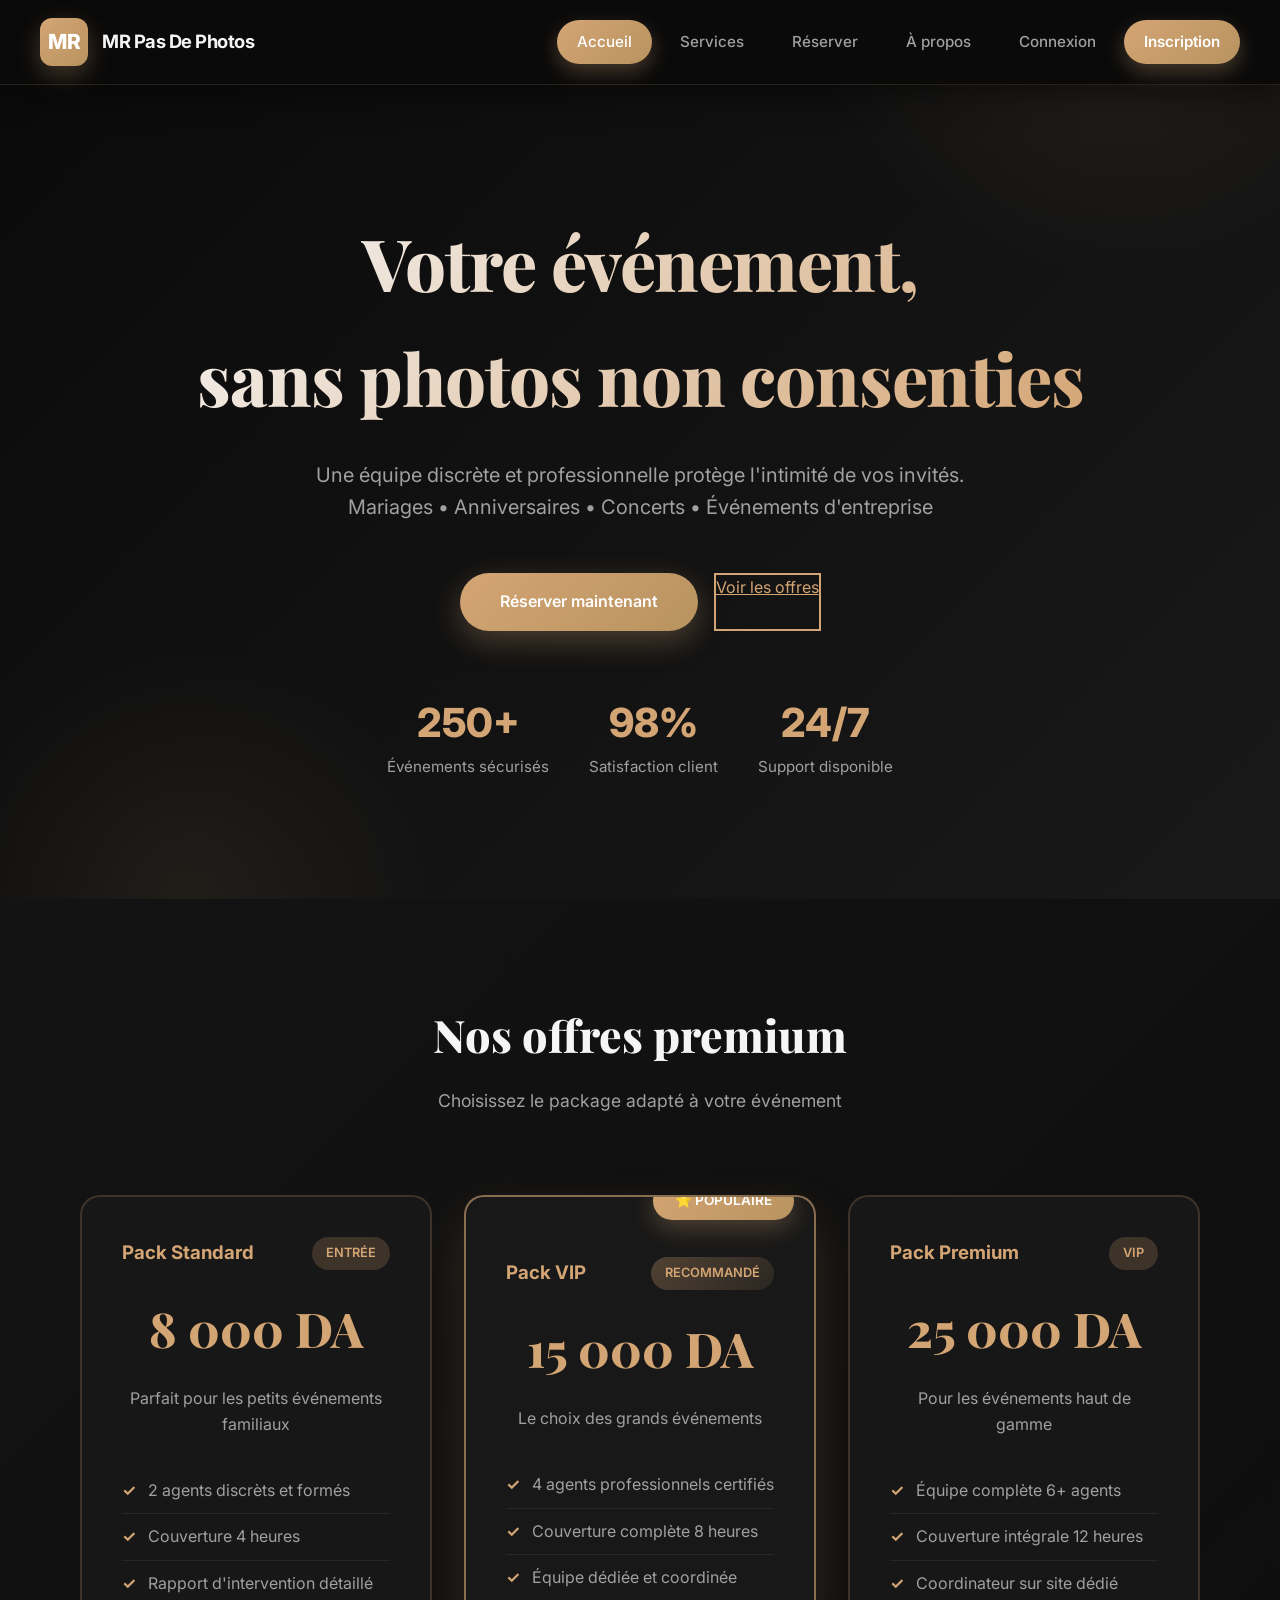
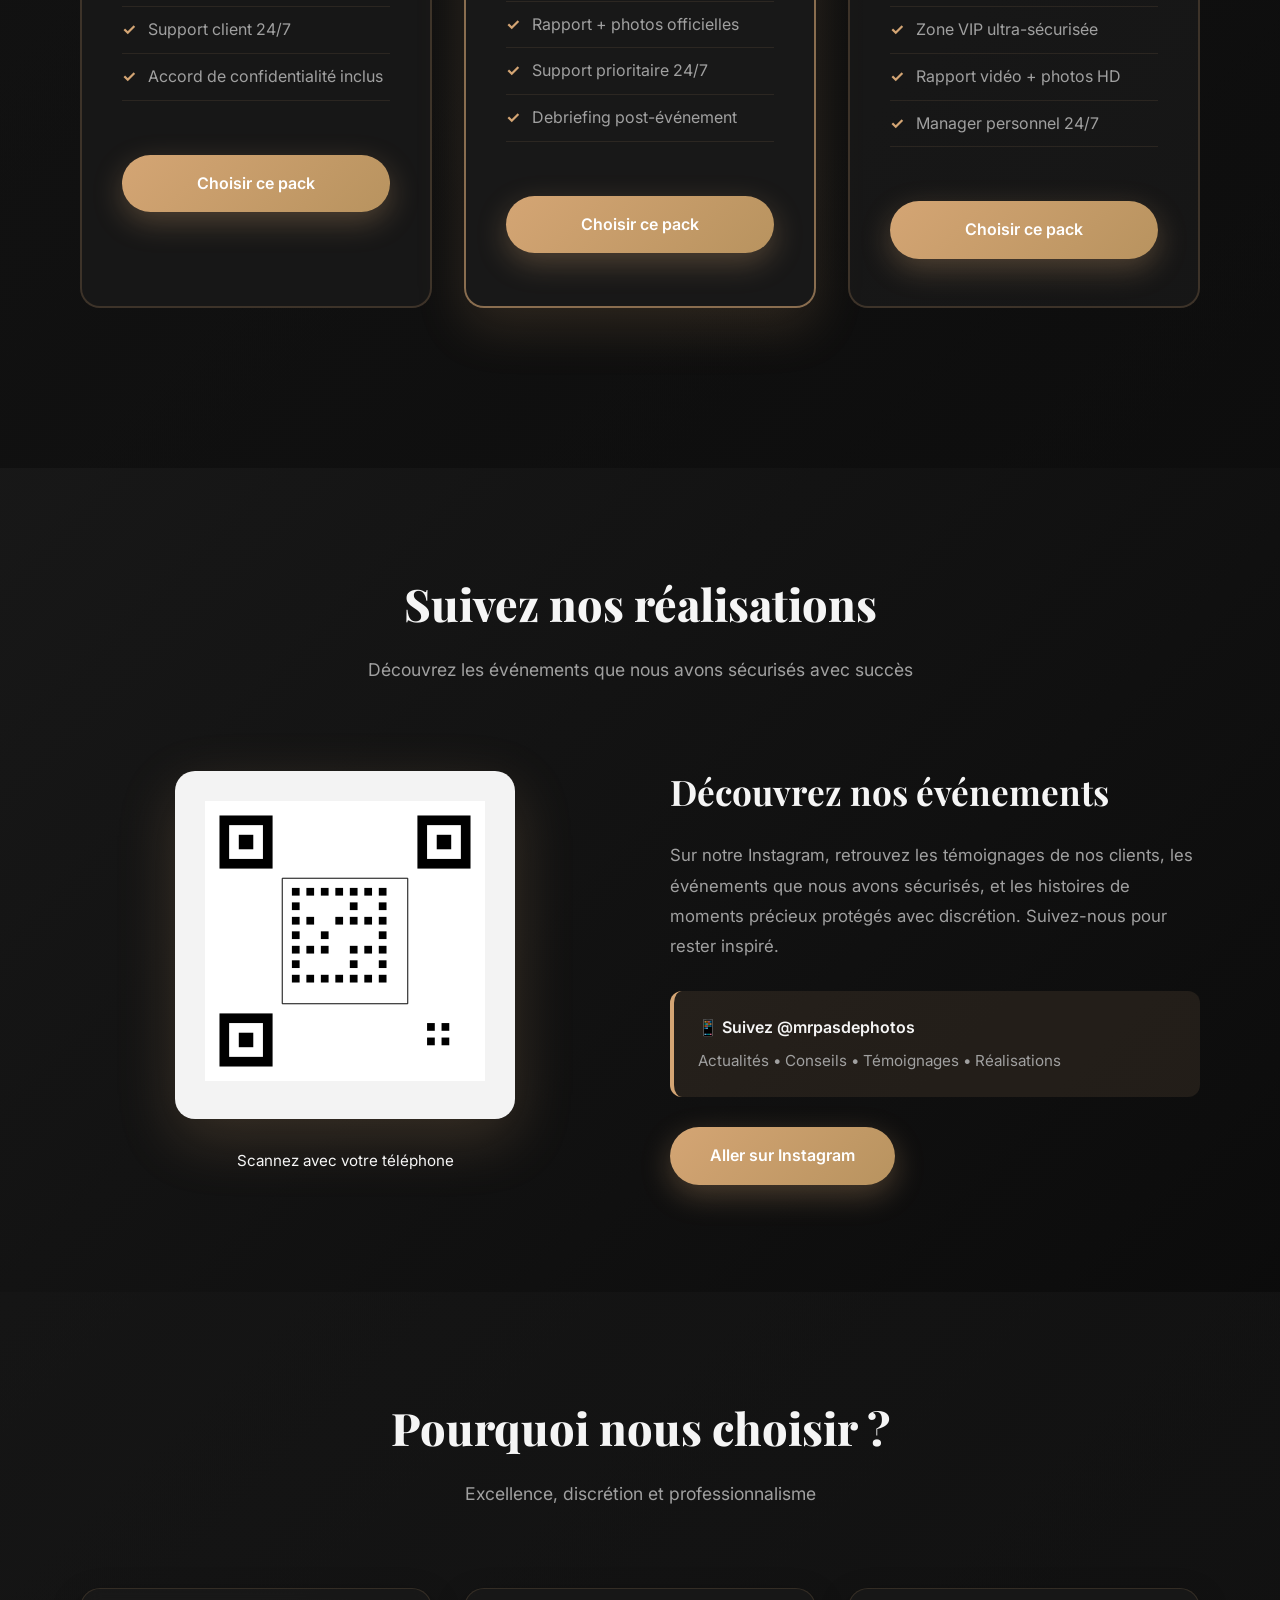
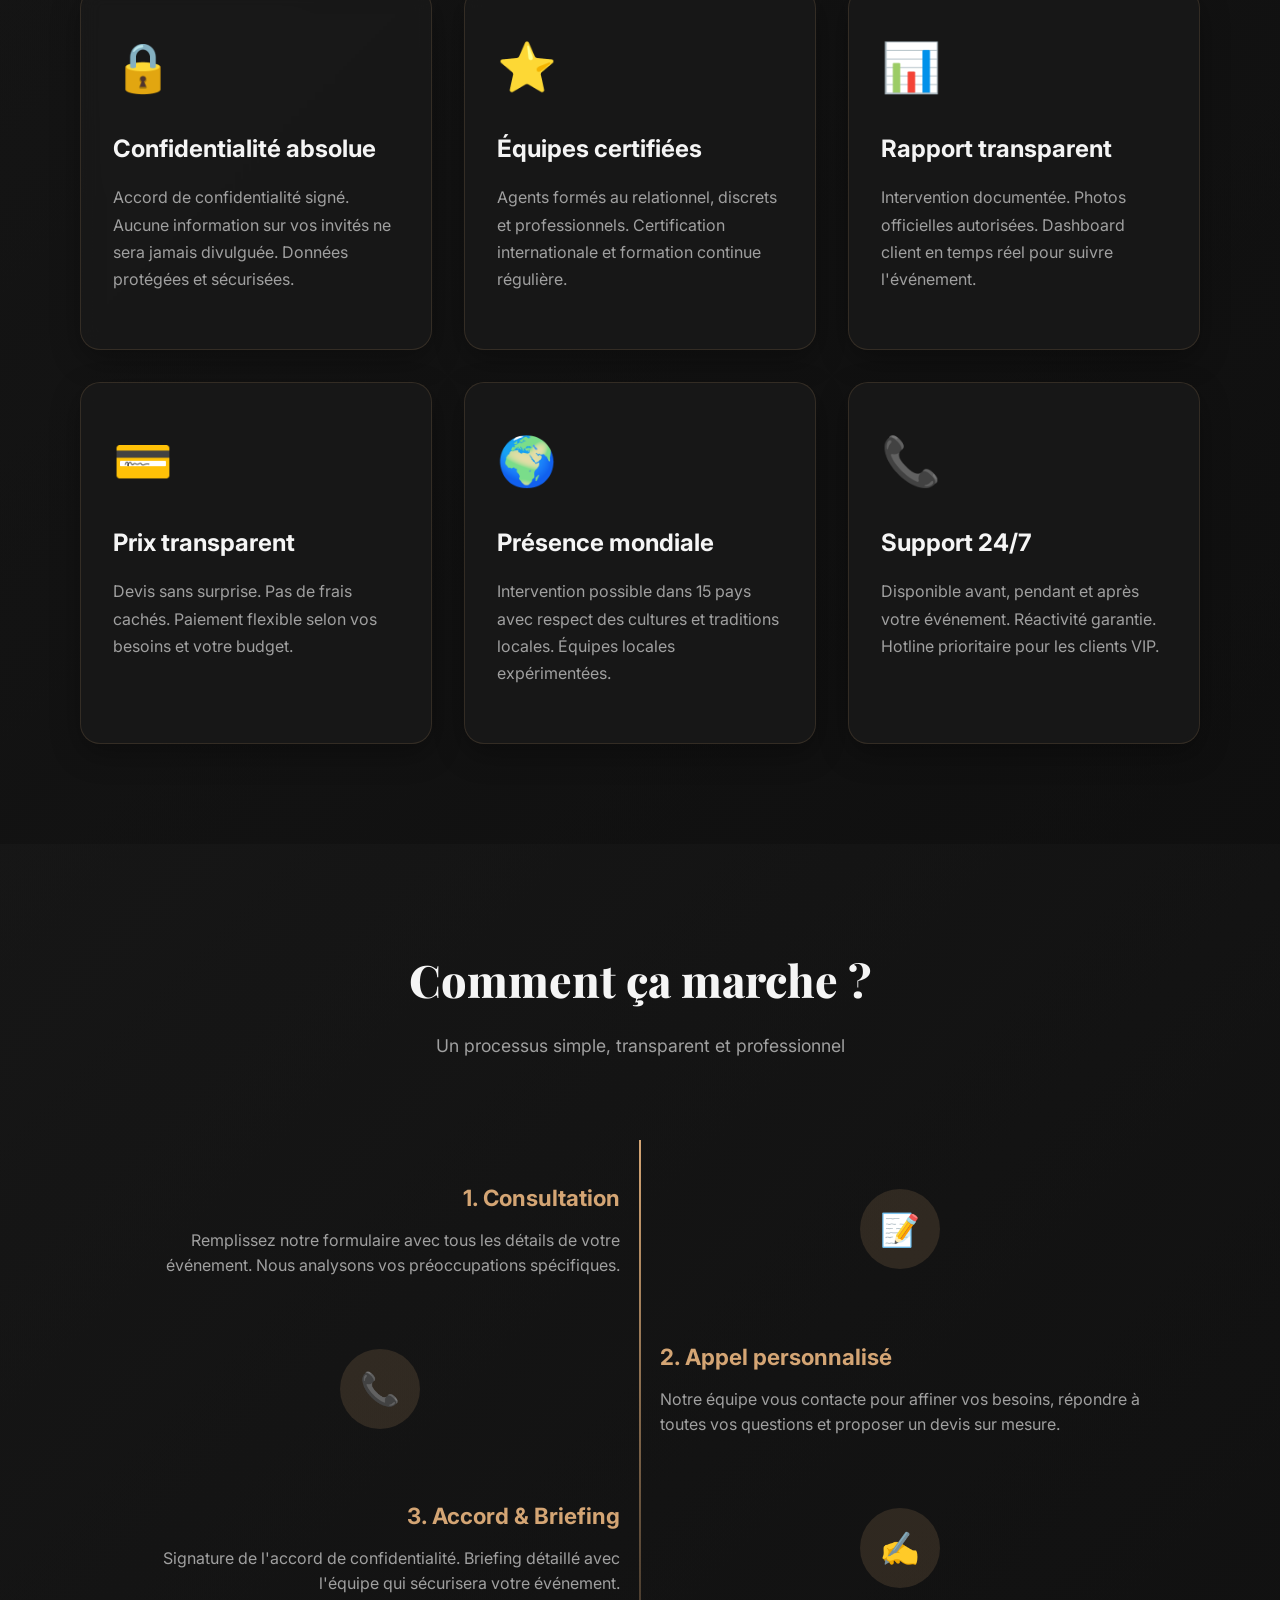
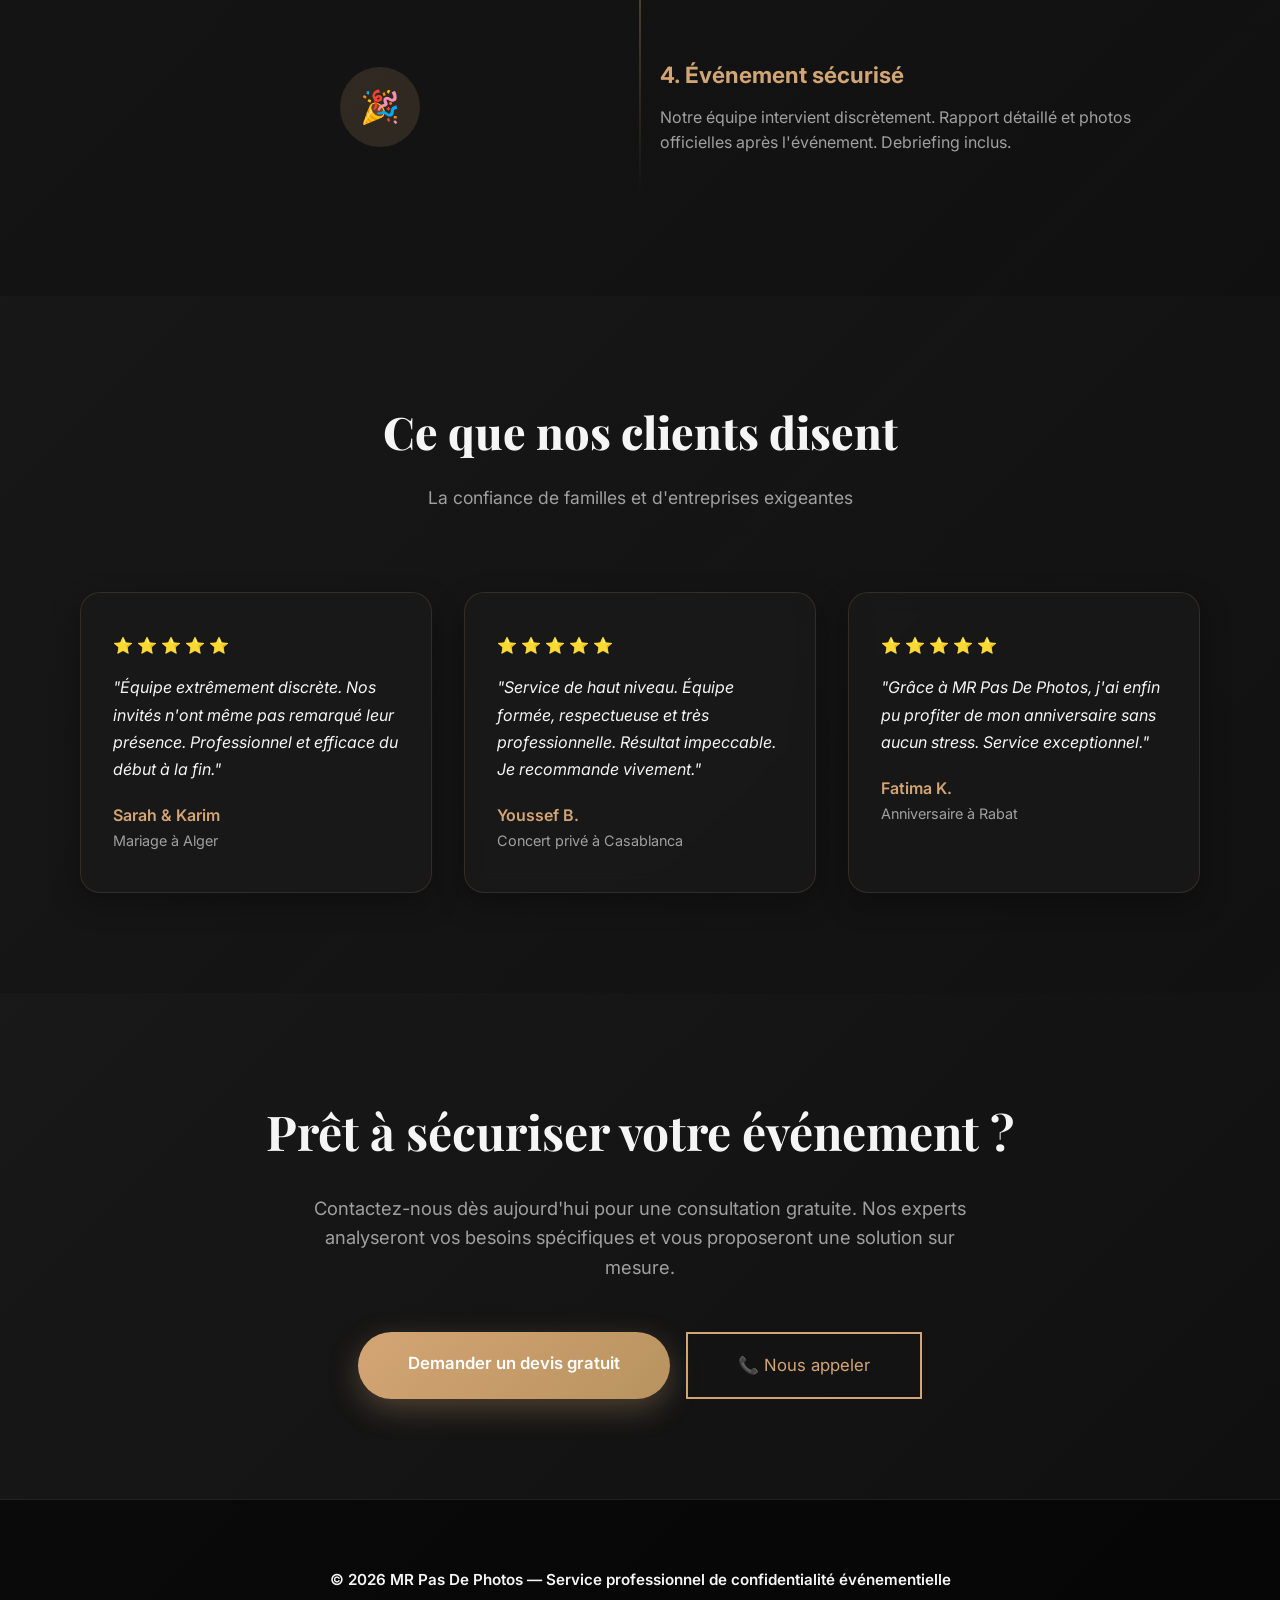
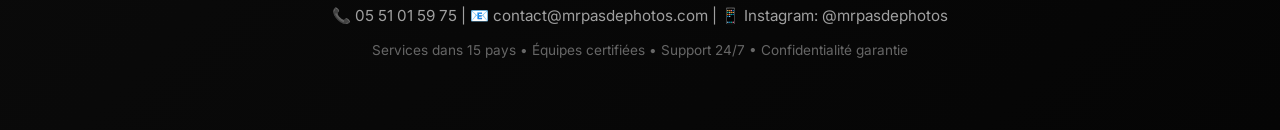
<file: index.html>
<!DOCTYPE html>
<html lang="fr">
<head>
  <meta charset="UTF-8">
  <meta name="viewport" content="width=device-width, initial-scale=1.0">
  <title>MR Pas De Photos | Protection d'événements privés</title>
  <link rel="stylesheet" href="style/style.css">
</head>
<body>
  <header class="site-header">
    <a class="brand" href="index.html">
      <div class="brand-mark">MR</div>
      <span>MR Pas De Photos</span>
    </a>
    <nav class="nav">
      <a class="active" href="index.html">Accueil</a>
      <a href="content/services.html">Services</a>
      <a href="content/reservation.html">Réserver</a>
      <a href="content/apropos.html">À propos</a>
    </nav>
  </header>

  <main>
    <!-- HERO SECTION ÉPURÉ -->
    <section class="hero">
      <div style="position: relative; z-index: 2; max-width: 900px;">
        <h1>Votre événement,<br><span style="color: var(--primary);">sans photos non consenties</span></h1>
        <p>Une équipe discrète et professionnelle protège l'intimité de vos invités.<br>Mariages • Anniversaires • Concerts • Événements d'entreprise</p>
        
        <div class="hero-buttons">
          <a href="content/reservation.html" class="btn">Réserver maintenant</a>
          <a href="content/services.html" class="btn-outline">Voir les offres</a>
        </div>

        <!-- INDICATEURS VISUELS -->
        <div style="display: flex; gap: 40px; justify-content: center; margin-top: 60px; flex-wrap: wrap;">
          <div style="text-align: center;">
            <div style="font-size: 2.5rem; color: var(--primary); font-weight: 800;">250+</div>
            <div style="color: var(--text-muted); font-size: 0.95rem;">Événements sécurisés</div>
          </div>
          <div style="text-align: center;">
            <div style="font-size: 2.5rem; color: var(--primary); font-weight: 800;">98%</div>
            <div style="color: var(--text-muted); font-size: 0.95rem;">Satisfaction client</div>
          </div>
          <div style="text-align: center;">
            <div style="font-size: 2.5rem; color: var(--primary); font-weight: 800;">24/7</div>
            <div style="color: var(--text-muted); font-size: 0.95rem;">Support disponible</div>
          </div>
        </div>
      </div>
    </section>

    <!-- OFFRES PRINCIPALES AVEC ANIMATIONS -->
    <section class="section">
      <div class="container">
        <div class="section-title">
          <h2>Nos offres premium</h2>
          <p>Choisissez le package adapté à votre événement</p>
        </div>
        <div class="offers-grid">
          <!-- OFFRE 1 -->
          <div class="offer-card">
            <div style="display: flex; align-items: center; justify-content: space-between; margin-bottom: 20px;">
              <h3 style="color: var(--primary); margin: 0;">Pack Standard</h3>
              <span style="background: rgba(212, 165, 116, 0.2); color: var(--primary); padding: 6px 14px; border-radius: 50px; font-size: 0.8rem; font-weight: 600;">ENTRÉE</span>
            </div>
            <div class="offer-price">8 000 DA</div>
            <p style="color: var(--text-muted); margin-bottom: 20px;">Parfait pour les petits événements familiaux</p>
            <ul class="offer-details">
              <li>2 agents discrèts et formés</li>
              <li>Couverture 4 heures</li>
              <li>Rapport d'intervention détaillé</li>
              <li>Support client 24/7</li>
              <li>Accord de confidentialité inclus</li>
            </ul>
            <a href="content/reservation.html?service=Standard" class="btn" style="width: 100%; margin-top: 24px;">Choisir ce pack</a>
          </div>

          <!-- OFFRE 2 - POPULAIRE -->
          <div class="offer-card" style="border-color: rgba(212, 165, 116, 0.6); background: rgba(26, 26, 26, 0.95); box-shadow: 0 20px 50px rgba(212, 165, 116, 0.15);">
            <div style="position: absolute; top: -15px; right: 20px; background: linear-gradient(135deg, var(--primary), var(--primary-dark)); color: white; padding: 8px 22px; border-radius: 50px; font-weight: 600; font-size: 0.85rem; box-shadow: 0 8px 24px rgba(212, 165, 116, 0.3);">⭐ POPULAIRE</div>
            <div style="display: flex; align-items: center; justify-content: space-between; margin-bottom: 20px; margin-top: 20px;">
              <h3 style="color: var(--primary); margin: 0;">Pack VIP</h3>
              <span style="background: linear-gradient(135deg, rgba(212, 165, 116, 0.3), rgba(212, 165, 116, 0.1)); color: var(--primary); padding: 6px 14px; border-radius: 50px; font-size: 0.8rem; font-weight: 600;">RECOMMANDÉ</span>
            </div>
            <div class="offer-price">15 000 DA</div>
            <p style="color: var(--text-muted); margin-bottom: 20px;">Le choix des grands événements</p>
            <ul class="offer-details">
              <li>4 agents professionnels certifiés</li>
              <li>Couverture complète 8 heures</li>
              <li>Équipe dédiée et coordinée</li>
              <li>Rapport + photos officielles</li>
              <li>Support prioritaire 24/7</li>
              <li>Debriefing post-événement</li>
            </ul>
            <a href="content/reservation.html?service=VIP" class="btn" style="width: 100%; margin-top: 24px;">Choisir ce pack</a>
          </div>

          <!-- OFFRE 3 -->
          <div class="offer-card">
            <div style="display: flex; align-items: center; justify-content: space-between; margin-bottom: 20px;">
              <h3 style="color: var(--primary); margin: 0;">Pack Premium</h3>
              <span style="background: rgba(212, 165, 116, 0.2); color: var(--primary); padding: 6px 14px; border-radius: 50px; font-size: 0.8rem; font-weight: 600;">VIP</span>
            </div>
            <div class="offer-price">25 000 DA</div>
            <p style="color: var(--text-muted); margin-bottom: 20px;">Pour les événements haut de gamme</p>
            <ul class="offer-details">
              <li>Équipe complète 6+ agents</li>
              <li>Couverture intégrale 12 heures</li>
              <li>Coordinateur sur site dédié</li>
              <li>Zone VIP ultra-sécurisée</li>
              <li>Rapport vidéo + photos HD</li>
              <li>Manager personnel 24/7</li>
            </ul>
            <a href="content/reservation.html?service=Premium" class="btn" style="width: 100%; margin-top: 24px;">Choisir ce pack</a>
          </div>
        </div>
      </div>
    </section>

    <!-- QR CODE INSTAGRAM SECTION - AMÉLIORÉ -->
    <section class="section" style="background: linear-gradient(135deg, rgba(26,26,26,0.8) 0%, rgba(10,10,10,0.8) 100%);">
      <div class="container">
        <div class="section-title">
          <h2>Suivez nos réalisations</h2>
          <p>Découvrez les événements que nous avons sécurisés avec succès</p>
        </div>
        
        <div style="display: grid; grid-template-columns: 1fr 1fr; gap: 60px; align-items: center; max-width: 1200px; margin: 0 auto;">
          <!-- QR CODE ÉLABORÉ -->
          <div style="display: flex; flex-direction: column; align-items: center;">
            <div style="background: rgba(255, 255, 255, 0.95); padding: 30px; border-radius: 20px; box-shadow: 0 20px 60px rgba(212, 165, 116, 0.2); margin-bottom: 30px;">
              <svg width="280" height="280" viewBox="0 0 290 290" xmlns="http://www.w3.org/2000/svg">
                <!-- Fond blanc -->
                <rect width="290" height="290" fill="white"/>
                
                <!-- Coins de positionnement (grand format) -->
                <!-- Coin haut-gauche -->
                <rect x="15" y="15" width="55" height="55" fill="black"/>
                <rect x="25" y="25" width="35" height="35" fill="white"/>
                <rect x="35" y="35" width="15" height="15" fill="black"/>
                
                <!-- Coin haut-droit -->
                <rect x="220" y="15" width="55" height="55" fill="black"/>
                <rect x="230" y="25" width="35" height="35" fill="white"/>
                <rect x="240" y="35" width="15" height="15" fill="black"/>
                
                <!-- Coin bas-gauche -->
                <rect x="15" y="220" width="55" height="55" fill="black"/>
                <rect x="25" y="230" width="35" height="35" fill="white"/>
                <rect x="35" y="240" width="15" height="15" fill="black"/>
                
                <!-- Séparateurs -->
                <line x1="80" y1="80" x2="80" y2="210" stroke="black" stroke-width="1"/>
                <line x1="80" y1="80" x2="210" y2="80" stroke="black" stroke-width="1"/>
                <line x1="210" y1="80" x2="210" y2="210" stroke="black" stroke-width="1"/>
                <line x1="80" y1="210" x2="210" y2="210" stroke="black" stroke-width="1"/>
                
                <!-- Motif du data (Instagram @mrpasdephotos) -->
                <rect x="90" y="90" width="8" height="8" fill="black"/>
                <rect x="105" y="90" width="8" height="8" fill="black"/>
                <rect x="120" y="90" width="8" height="8" fill="black"/>
                <rect x="135" y="90" width="8" height="8" fill="black"/>
                <rect x="150" y="90" width="8" height="8" fill="black"/>
                <rect x="165" y="90" width="8" height="8" fill="black"/>
                <rect x="180" y="90" width="8" height="8" fill="black"/>
                
                <rect x="90" y="105" width="8" height="8" fill="black"/>
                <rect x="150" y="105" width="8" height="8" fill="black"/>
                <rect x="180" y="105" width="8" height="8" fill="black"/>
                
                <rect x="90" y="120" width="8" height="8" fill="black"/>
                <rect x="105" y="120" width="8" height="8" fill="black"/>
                <rect x="135" y="120" width="8" height="8" fill="black"/>
                <rect x="150" y="120" width="8" height="8" fill="black"/>
                <rect x="165" y="120" width="8" height="8" fill="black"/>
                <rect x="180" y="120" width="8" height="8" fill="black"/>
                
                <rect x="90" y="135" width="8" height="8" fill="black"/>
                <rect x="120" y="135" width="8" height="8" fill="black"/>
                <rect x="180" y="135" width="8" height="8" fill="black"/>
                
                <rect x="90" y="150" width="8" height="8" fill="black"/>
                <rect x="105" y="150" width="8" height="8" fill="black"/>
                <rect x="120" y="150" width="8" height="8" fill="black"/>
                <rect x="150" y="150" width="8" height="8" fill="black"/>
                <rect x="165" y="150" width="8" height="8" fill="black"/>
                <rect x="180" y="150" width="8" height="8" fill="black"/>
                
                <rect x="90" y="165" width="8" height="8" fill="black"/>
                <rect x="150" y="165" width="8" height="8" fill="black"/>
                <rect x="180" y="165" width="8" height="8" fill="black"/>
                
                <rect x="90" y="180" width="8" height="8" fill="black"/>
                <rect x="105" y="180" width="8" height="8" fill="black"/>
                <rect x="120" y="180" width="8" height="8" fill="black"/>
                <rect x="135" y="180" width="8" height="8" fill="black"/>
                <rect x="150" y="180" width="8" height="8" fill="black"/>
                <rect x="165" y="180" width="8" height="8" fill="black"/>
                <rect x="180" y="180" width="8" height="8" fill="black"/>
                
                <!-- Pattern timing (bas-droit) -->
                <rect x="230" y="230" width="8" height="8" fill="black"/>
                <rect x="245" y="230" width="8" height="8" fill="black"/>
                <rect x="230" y="245" width="8" height="8" fill="black"/>
                <rect x="245" y="245" width="8" height="8" fill="black"/>
              </svg>
            </div>
            <p style="color: var(--text-light); font-size: 0.95rem; margin-bottom: 12px;">Scannez avec votre téléphone</p>
          </div>

          <!-- TEXTE ET CTA -->
          <div>
            <h3 style="font-family: 'Playfair Display', serif; font-size: 2.2rem; margin-bottom: 20px;">Découvrez nos événements</h3>
            <p style="color: var(--text-muted); font-size: 1.05rem; line-height: 1.8; margin-bottom: 30px;">
              Sur notre Instagram, retrouvez les témoignages de nos clients, les événements que nous avons sécurisés, et les histoires de moments précieux protégés avec discrétion. Suivez-nous pour rester inspiré.
            </p>
            
            <div style="background: rgba(212, 165, 116, 0.1); border-left: 4px solid var(--primary); padding: 24px; border-radius: 12px; margin-bottom: 30px;">
              <p style="color: var(--text-light); font-weight: 600; margin-bottom: 8px;">📱 Suivez @mrpasdephotos</p>
              <p style="color: var(--text-muted); font-size: 0.95rem;">Actualités • Conseils • Témoignages • Réalisations</p>
            </div>

            <a href="https://instagram.com/mrpasdephotos" target="_blank" class="btn" style="display: inline-block;">Aller sur Instagram</a>
          </div>
        </div>
      </div>
    </section>

    <!-- AVANTAGES DÉTAILLÉS -->
    <section class="section">
      <div class="container">
        <div class="section-title">
          <h2>Pourquoi nous choisir ?</h2>
          <p>Excellence, discrétion et professionnalisme</p>
        </div>
        <div class="grid-3">
          <div class="card">
            <div class="card-icon">🔒</div>
            <h3>Confidentialité absolue</h3>
            <p>Accord de confidentialité signé. Aucune information sur vos invités ne sera jamais divulguée. Données protégées et sécurisées.</p>
          </div>
          <div class="card">
            <div class="card-icon">⭐</div>
            <h3>Équipes certifiées</h3>
            <p>Agents formés au relationnel, discrets et professionnels. Certification internationale et formation continue régulière.</p>
          </div>
          <div class="card">
            <div class="card-icon">📊</div>
            <h3>Rapport transparent</h3>
            <p>Intervention documentée. Photos officielles autorisées. Dashboard client en temps réel pour suivre l'événement.</p>
          </div>
          <div class="card">
            <div class="card-icon">💳</div>
            <h3>Prix transparent</h3>
            <p>Devis sans surprise. Pas de frais cachés. Paiement flexible selon vos besoins et votre budget.</p>
          </div>
          <div class="card">
            <div class="card-icon">🌍</div>
            <h3>Présence mondiale</h3>
            <p>Intervention possible dans 15 pays avec respect des cultures et traditions locales. Équipes locales expérimentées.</p>
          </div>
          <div class="card">
            <div class="card-icon">📞</div>
            <h3>Support 24/7</h3>
            <p>Disponible avant, pendant et après votre événement. Réactivité garantie. Hotline prioritaire pour les clients VIP.</p>
          </div>
        </div>
      </div>
    </section>

    <!-- PROCESSUS ÉTAPE PAR ÉTAPE -->
    <section class="section" style="background: linear-gradient(135deg, rgba(26,26,26,0.5) 0%, rgba(10,10,10,0.5) 100%);">
      <div class="container">
        <div class="section-title">
          <h2>Comment ça marche ?</h2>
          <p>Un processus simple, transparent et professionnel</p>
        </div>
        <div style="max-width: 1000px; margin: 0 auto;">
          <div style="position: relative; padding: 40px 0;">
            <!-- Ligne de connexion -->
            <div style="position: absolute; left: 50%; top: 0; bottom: 0; width: 2px; background: linear-gradient(180deg, var(--primary), transparent); transform: translateX(-50%);"></div>
            
            <!-- Étape 1 -->
            <div style="display: grid; grid-template-columns: 1fr 1fr; gap: 40px; margin-bottom: 60px; align-items: center;">
              <div style="text-align: right;">
                <h3 style="color: var(--primary); font-size: 1.4rem; margin-bottom: 12px;">1. Consultation</h3>
                <p style="color: var(--text-muted);">Remplissez notre formulaire avec tous les détails de votre événement. Nous analysons vos préoccupations spécifiques.</p>
              </div>
              <div style="background: rgba(212, 165, 116, 0.15); width: 80px; height: 80px; border-radius: 50%; display: flex; align-items: center; justify-content: center; font-size: 2rem; margin: 0 auto;">📝</div>
            </div>

            <!-- Étape 2 -->
            <div style="display: grid; grid-template-columns: 1fr 1fr; gap: 40px; margin-bottom: 60px; align-items: center;">
              <div style="background: rgba(212, 165, 116, 0.15); width: 80px; height: 80px; border-radius: 50%; display: flex; align-items: center; justify-content: center; font-size: 2rem; margin: 0 auto;">📞</div>
              <div>
                <h3 style="color: var(--primary); font-size: 1.4rem; margin-bottom: 12px;">2. Appel personnalisé</h3>
                <p style="color: var(--text-muted);">Notre équipe vous contacte pour affiner vos besoins, répondre à toutes vos questions et proposer un devis sur mesure.</p>
              </div>
            </div>

            <!-- Étape 3 -->
            <div style="display: grid; grid-template-columns: 1fr 1fr; gap: 40px; margin-bottom: 60px; align-items: center;">
              <div style="text-align: right;">
                <h3 style="color: var(--primary); font-size: 1.4rem; margin-bottom: 12px;">3. Accord & Briefing</h3>
                <p style="color: var(--text-muted);">Signature de l'accord de confidentialité. Briefing détaillé avec l'équipe qui sécurisera votre événement.</p>
              </div>
              <div style="background: rgba(212, 165, 116, 0.15); width: 80px; height: 80px; border-radius: 50%; display: flex; align-items: center; justify-content: center; font-size: 2rem; margin: 0 auto;">✍️</div>
            </div>

            <!-- Étape 4 -->
            <div style="display: grid; grid-template-columns: 1fr 1fr; gap: 40px; align-items: center;">
              <div style="background: rgba(212, 165, 116, 0.15); width: 80px; height: 80px; border-radius: 50%; display: flex; align-items: center; justify-content: center; font-size: 2rem; margin: 0 auto;">🎉</div>
              <div>
                <h3 style="color: var(--primary); font-size: 1.4rem; margin-bottom: 12px;">4. Événement sécurisé</h3>
                <p style="color: var(--text-muted);">Notre équipe intervient discrètement. Rapport détaillé et photos officielles après l'événement. Debriefing inclus.</p>
              </div>
            </div>
          </div>
        </div>
      </div>
    </section>

    <!-- TESTIMONIALES -->
    <section class="section">
      <div class="container">
        <div class="section-title">
          <h2>Ce que nos clients disent</h2>
          <p>La confiance de familles et d'entreprises exigeantes</p>
        </div>
        <div class="grid-3">
          <div class="card">
            <div style="display: flex; gap: 4px; margin-bottom: 16px;">
              <span style="color: var(--primary);">⭐</span>
              <span style="color: var(--primary);">⭐</span>
              <span style="color: var(--primary);">⭐</span>
              <span style="color: var(--primary);">⭐</span>
              <span style="color: var(--primary);">⭐</span>
            </div>
            <p style="margin-bottom: 20px; font-style: italic; color: var(--text-light);">"Équipe extrêmement discrète. Nos invités n'ont même pas remarqué leur présence. Professionnel et efficace du début à la fin."</p>
            <div style="font-weight: 600; color: var(--primary);">Sarah & Karim</div>
            <div style="color: var(--text-muted); font-size: 0.9rem;">Mariage à Alger</div>
          </div>
          <div class="card">
            <div style="display: flex; gap: 4px; margin-bottom: 16px;">
              <span style="color: var(--primary);">⭐</span>
              <span style="color: var(--primary);">⭐</span>
              <span style="color: var(--primary);">⭐</span>
              <span style="color: var(--primary);">⭐</span>
              <span style="color: var(--primary);">⭐</span>
            </div>
            <p style="margin-bottom: 20px; font-style: italic; color: var(--text-light);">"Service de haut niveau. Équipe formée, respectueuse et très professionnelle. Résultat impeccable. Je recommande vivement."</p>
            <div style="font-weight: 600; color: var(--primary);">Youssef B.</div>
            <div style="color: var(--text-muted); font-size: 0.9rem;">Concert privé à Casablanca</div>
          </div>
          <div class="card">
            <div style="display: flex; gap: 4px; margin-bottom: 16px;">
              <span style="color: var(--primary);">⭐</span>
              <span style="color: var(--primary);">⭐</span>
              <span style="color: var(--primary);">⭐</span>
              <span style="color: var(--primary);">⭐</span>
              <span style="color: var(--primary);">⭐</span>
            </div>
            <p style="margin-bottom: 20px; font-style: italic; color: var(--text-light);">"Grâce à MR Pas De Photos, j'ai enfin pu profiter de mon anniversaire sans aucun stress. Service exceptionnel."</p>
            <div style="font-weight: 600; color: var(--primary);">Fatima K.</div>
            <div style="color: var(--text-muted); font-size: 0.9rem;">Anniversaire à Rabat</div>
          </div>
        </div>
      </div>
    </section>

    <!-- APPEL À L'ACTION FINAL -->
    <section class="section" style="background: linear-gradient(135deg, rgba(26,26,26,0.6) 0%, rgba(10,10,10,0.6) 100%);">
      <div class="container" style="text-align: center;">
        <h2 style="font-family: 'Playfair Display', serif; font-size: 3rem; margin-bottom: 24px;">Prêt à sécuriser votre événement ?</h2>
        <p style="color: var(--text-muted); font-size: 1.15rem; margin-bottom: 50px; max-width: 700px; margin-left: auto; margin-right: auto;">Contactez-nous dès aujourd'hui pour une consultation gratuite. Nos experts analyseront vos besoins spécifiques et vous proposeront une solution sur mesure.</p>
        <div style="display: flex; gap: 16px; justify-content: center; flex-wrap: wrap;">
          <a href="content/reservation.html" class="btn" style="padding: 18px 50px; font-size: 1.05rem;">Demander un devis gratuit</a>
          <a href="tel:+212551015975" class="btn-outline" style="padding: 18px 50px; font-size: 1.05rem; text-decoration: none;">📞 Nous appeler</a>
        </div>
      </div>
    </section>
  </main>

  <footer>
    <p>© 2026 MR Pas De Photos — Service professionnel de confidentialité événementielle</p>
    <p style="margin-top: 12px;">📞 05 51 01 59 75 | 📧 contact@mrpasdephotos.com | 📱 Instagram: @mrpasdephotos</p>
    <p style="margin-top: 12px; font-size: 0.85rem; color: #666;">Services dans 15 pays • Équipes certifiées • Support 24/7 • Confidentialité garantie</p>
  </footer>

  <script src="javascript/script.js"></script>
</body>
</html>
</file>
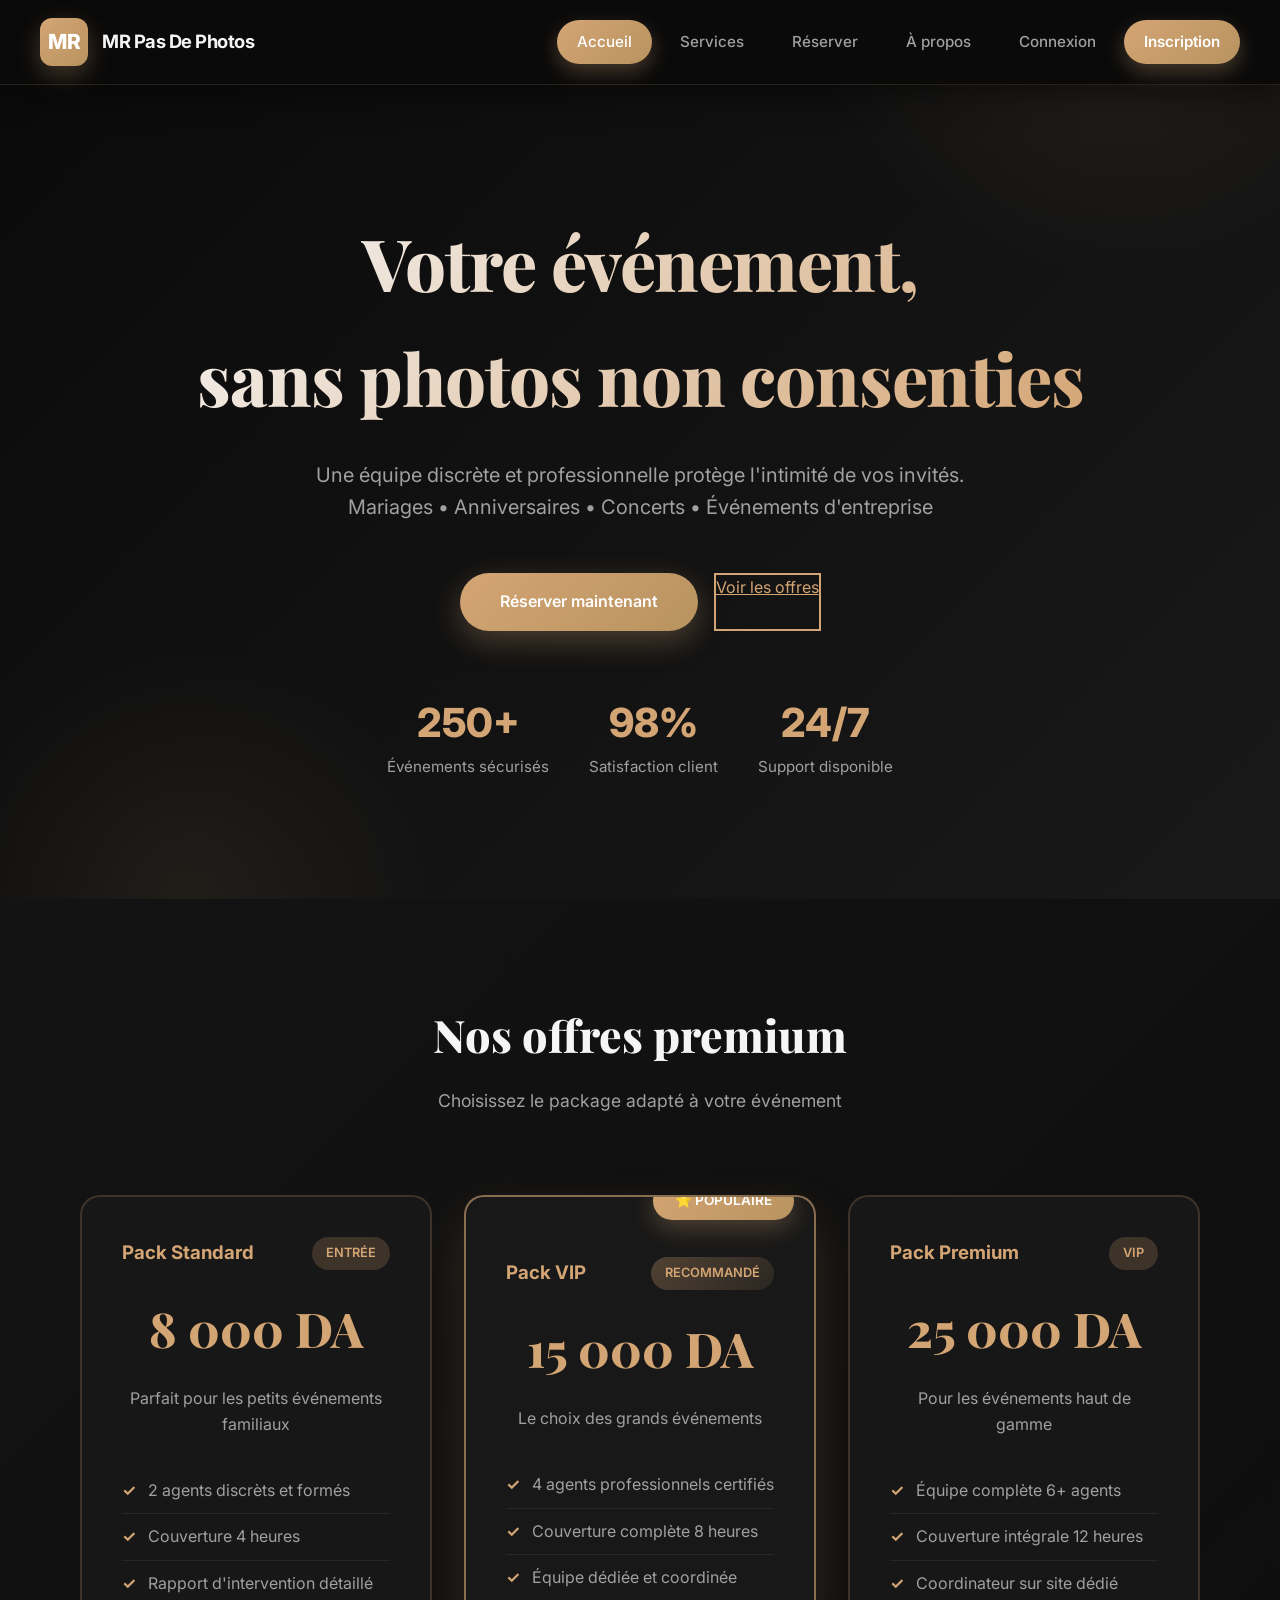
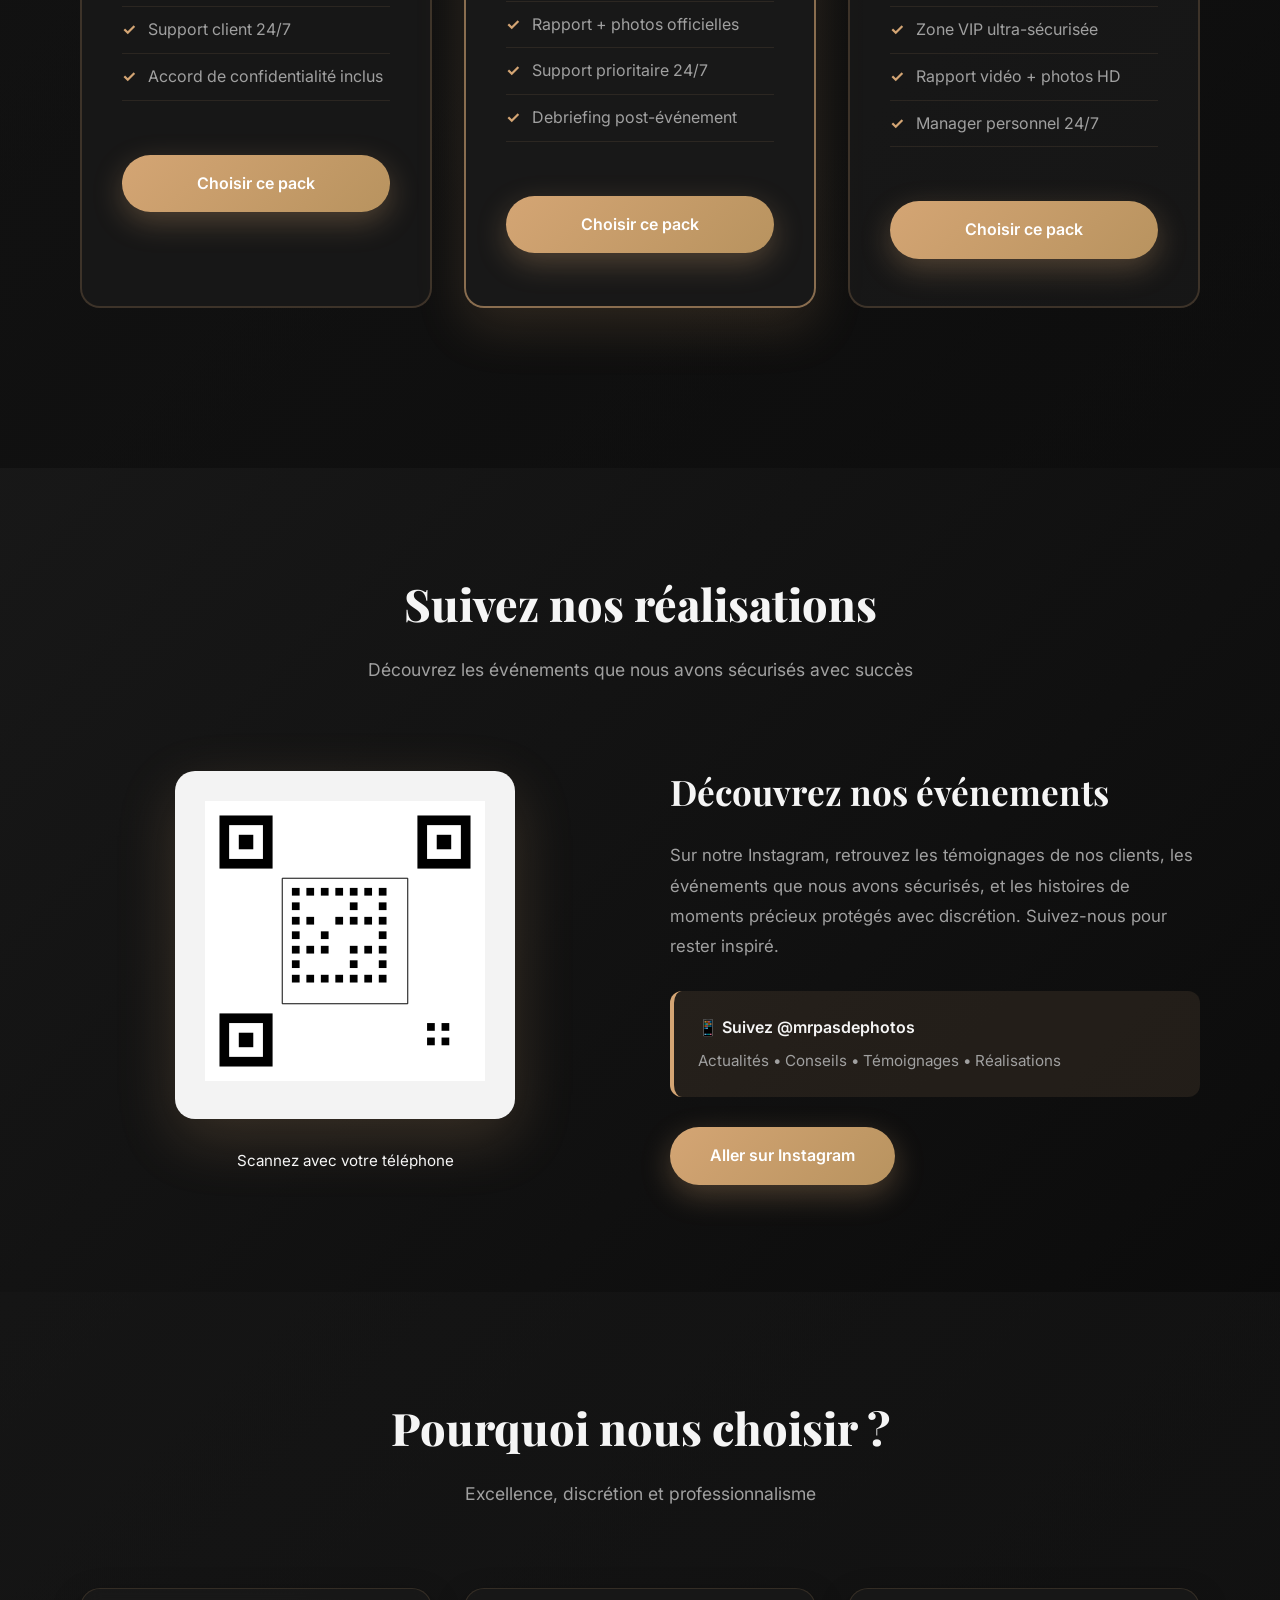
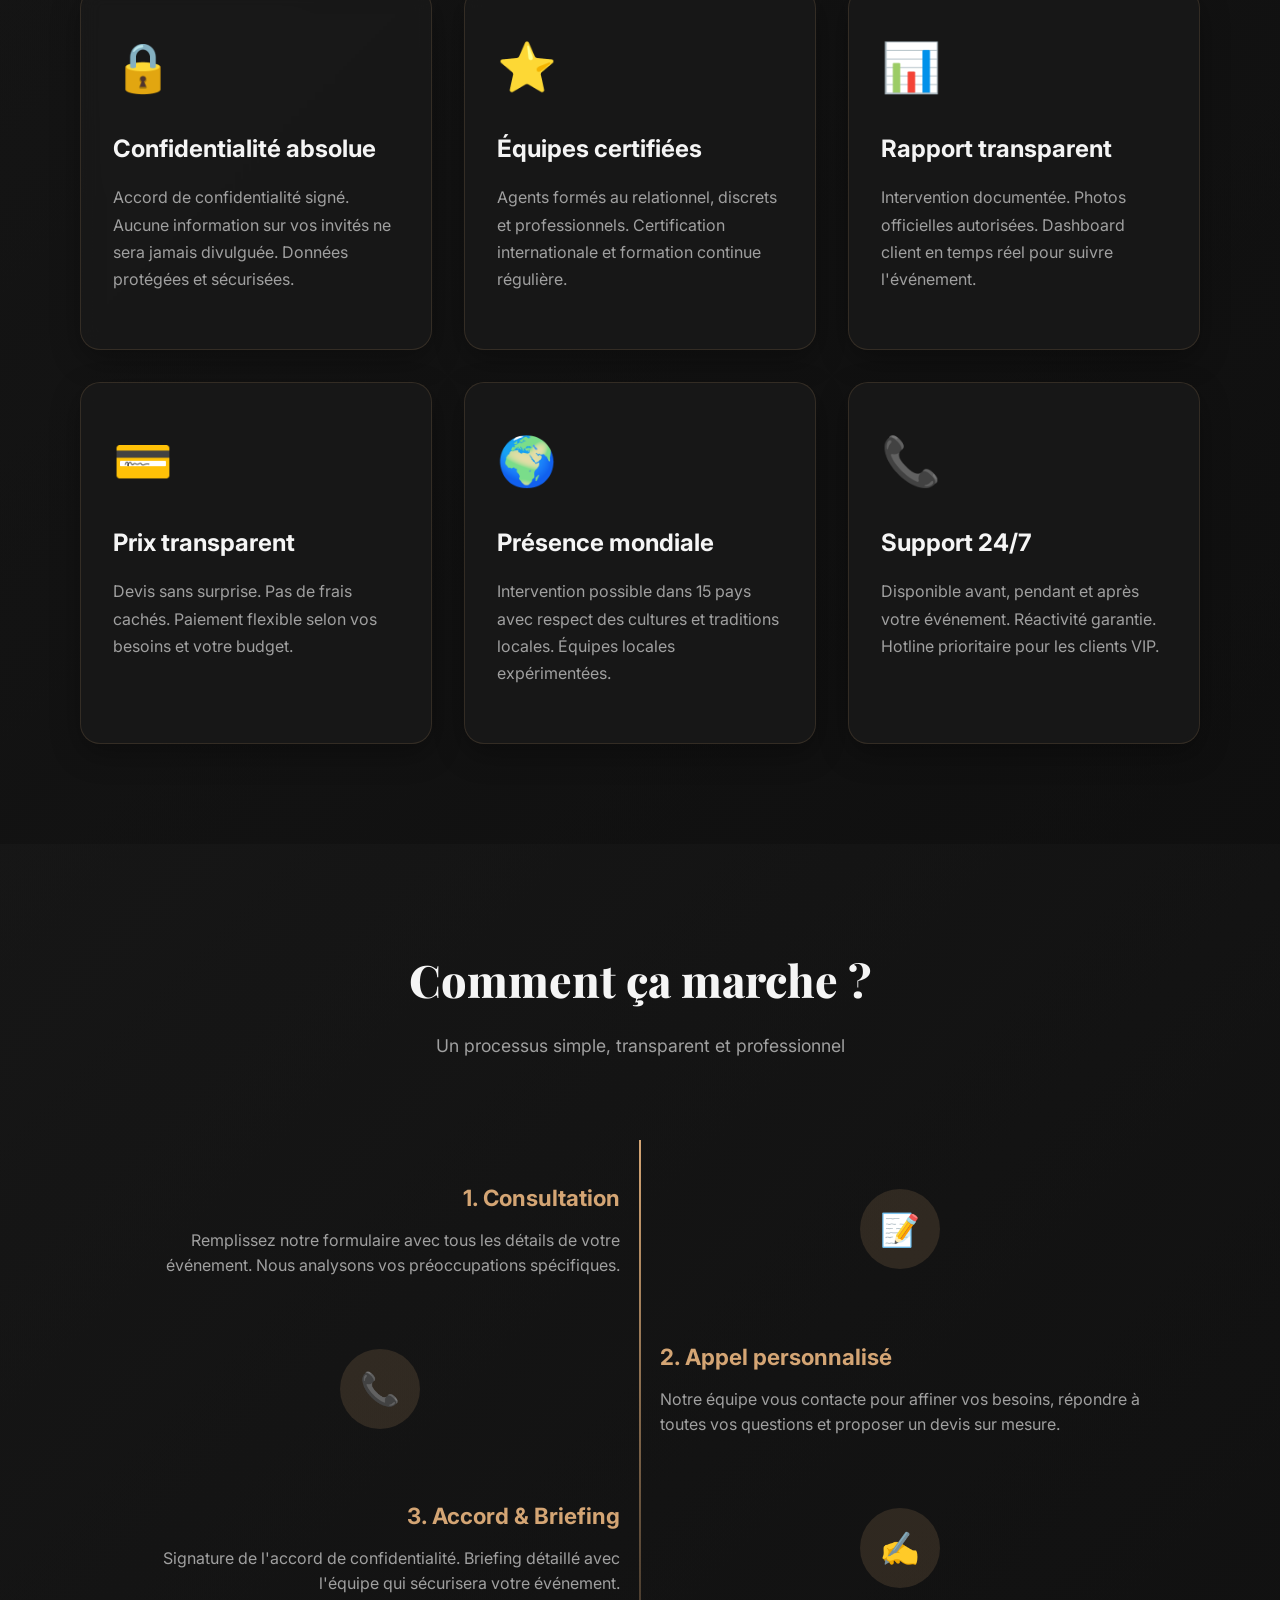
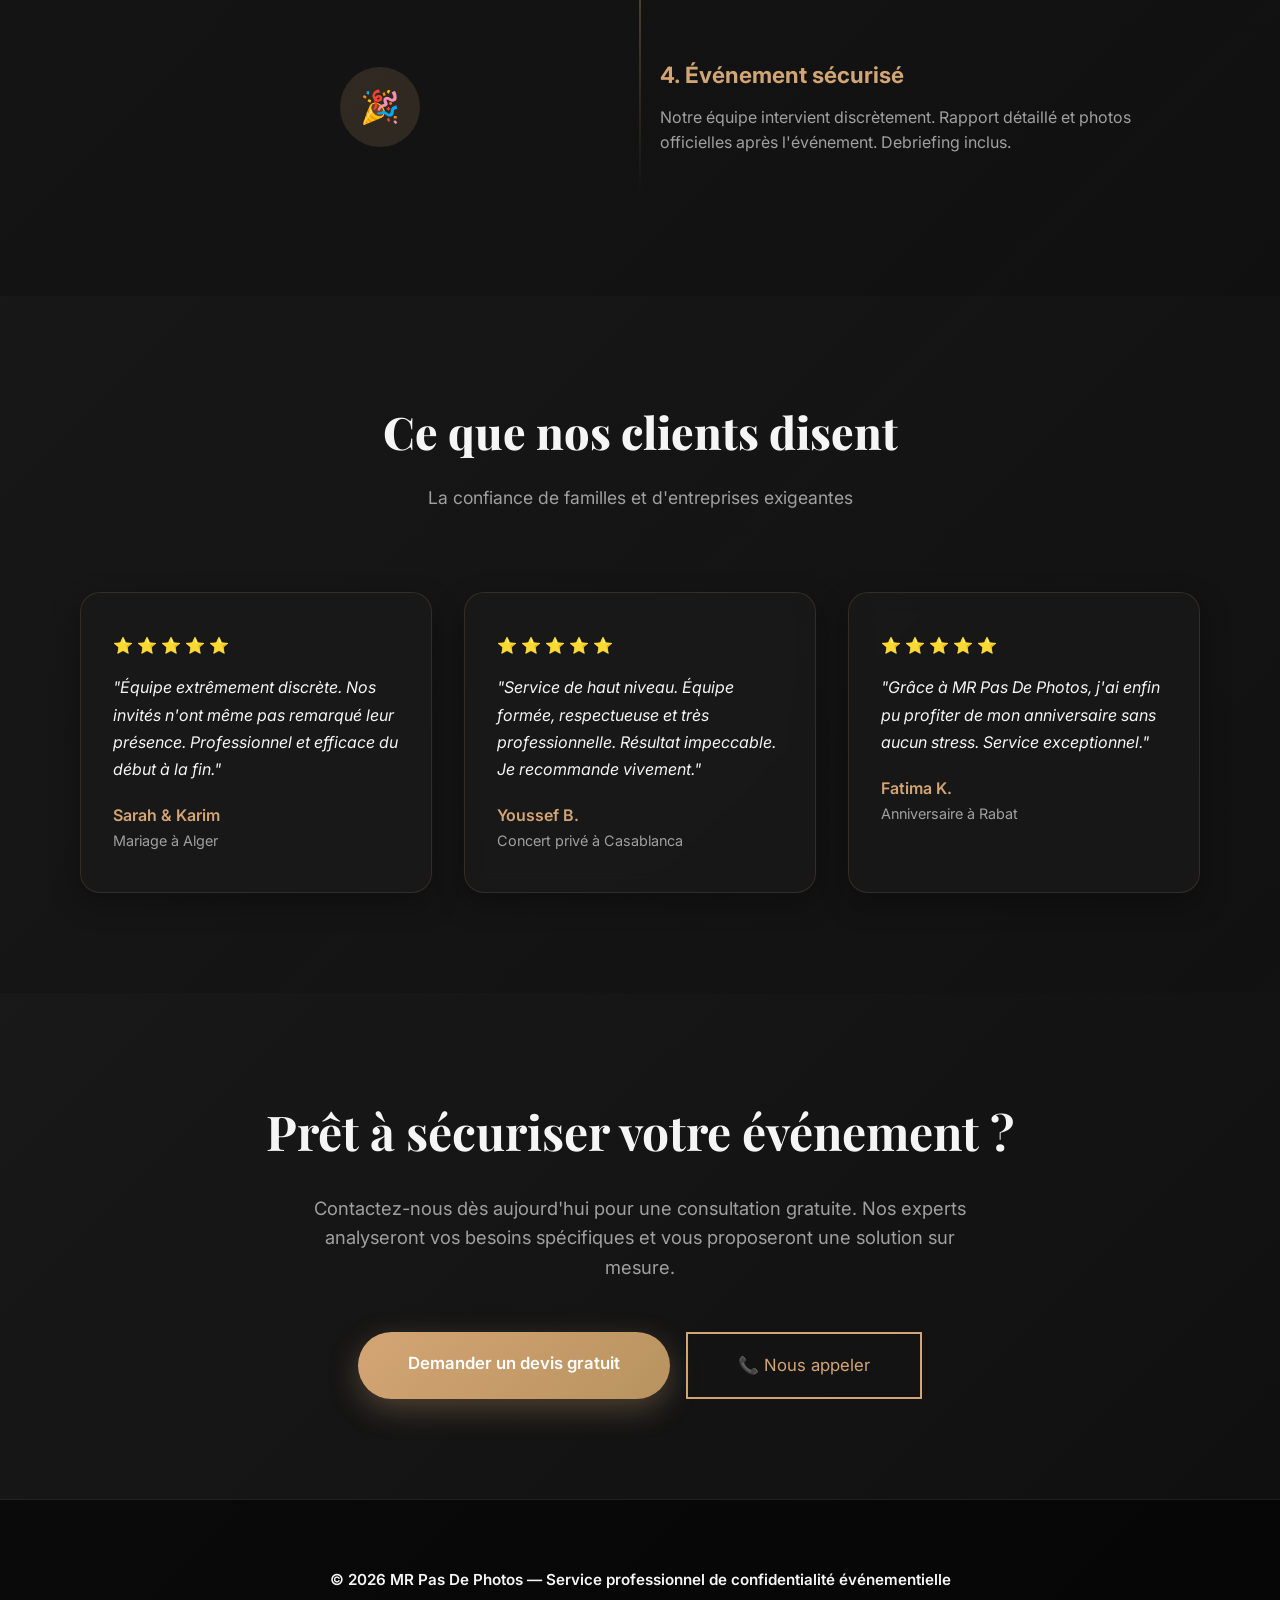
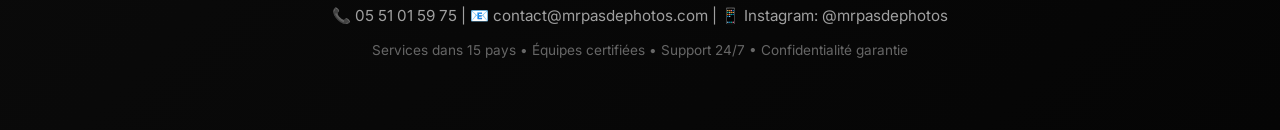
<file: mon-compte.html>
<!DOCTYPE html>
<html lang="fr">
<head>
  <meta charset="UTF-8">
  <meta name="viewport" content="width=device-width, initial-scale=1.0">
  <title>Mon compte | MR Pas De Photos</title>
  <link rel="stylesheet" href="style/style.css">
</head>
<body>
  <header class="site-header">
    <a class="brand" href="index.html">
      <div class="brand-mark">MR</div>
      <span>MR Pas De Photos</span>
    </a>
    <nav class="nav">
      <a href="index.html">Accueil</a>
      <a href="content/services.html">Services</a>
      <a href="content/reservation.html">Réserver</a>
      <a href="content/apropos.html">À propos</a>
    </nav>
  </header>

  <main>
    <section class="section">
      <div class="container">
        <h1 style="font-family: 'Playfair Display', serif; font-size: 2.8rem; margin-bottom: 48px;">Mon espace personnel</h1>
        
        <div class="dashboard">
          <!-- PROFIL UTILISATEUR -->
          <div class="profile-card">
            <div style="display: flex; align-items: center; gap: 16px; margin-bottom: 32px;">
              <div style="width: 70px; height: 70px; background: linear-gradient(135deg, var(--primary), var(--primary-dark)); border-radius: 50%; display: flex; align-items: center; justify-content: center; color: white; font-size: 2rem;">👤</div>
              <div>
                <h3 id="profile_nom" style="color: var(--text-light); margin: 0;">-</h3>
                <p id="profile_email" style="color: var(--text-muted); margin: 8px 0 0 0;">-</p>
              </div>
            </div>

            <h3 style="font-size: 1.3rem; margin-bottom: 24px; color: var(--text-light);">Informations du compte</h3>
            
            <div class="info-line">
              <span class="info-label">Email</span>
              <span class="info-value" id="profile_email_full">-</span>
            </div>
            <div class="info-line">
              <span class="info-label">Téléphone</span>
              <span class="info-value" id="profile_tel">Non renseigné</span>
            </div>
            <div class="info-line">
              <span class="info-label">Inscrit depuis</span>
              <span class="info-value" id="profile_date">-</span>
            </div>
            <div class="info-line">
              <span class="info-label">Statut</span>
              <span class="info-value" style="color: var(--success);">✓ Actif</span>
            </div>

            <button onclick="logout()" class="btn" style="width: 100%; margin-top: 32px; background: transparent; border: 2px solid var(--error); color: var(--error);">Déconnexion</button>
          </div>

          <!-- RÉSERVATIONS -->
          <div>
            <h3 style="margin-bottom: 32px; font-size: 1.6rem; color: var(--text-light);">Mes réservations</h3>
            
            <div class="reservations-list" id="user_bookings">
              <div style="text-align: center; padding: 60px 40px; color: var(--text-muted);">
                <p style="margin-bottom: 16px; font-size: 3rem;">⏳</p>
                <p style="margin-bottom: 16px;">Chargement de vos réservations...</p>
              </div>
            </div>

            <!-- BOUTON NOUVELLE RÉSERVATION -->
            <div style="margin-top: 40px; padding-top: 40px; border-top: 1px solid var(--border-dark);">
              <a href="content/reservation.html" class="btn" style="display: block; text-align: center;">+ Nouvelle réservation</a>
            </div>
          </div>
        </div>
      </div>
    </section>

    <!-- STATISTIQUES UTILISATEUR -->
    <section class="section" style="background: linear-gradient(135deg, rgba(26,26,26,0.5) 0%, rgba(10,10,10,0.5) 100%);">
      <div class="container">
        <h2 style="font-family: 'Playfair Display', serif; font-size: 2.4rem; margin-bottom: 48px; text-align: center;">Vos statistiques</h2>
        
        <div style="display: grid; grid-template-columns: repeat(auto-fit, minmax(250px, 1fr)); gap: 32px;">
          <div class="card" style="text-align: center;">
            <div style="font-size: 3rem; color: var(--primary); margin-bottom: 16px;" id="stat_total_reservations">0</div>
            <h3 style="color: var(--text-light); margin-bottom: 8px;">Réservations totales</h3>
            <p style="color: var(--text-muted);">Nombre d'événements sécurisés</p>
          </div>

          <div class="card" style="text-align: center;">
            <div style="font-size: 3rem; color: var(--primary); margin-bottom: 16px;" id="stat_confirmed">0</div>
            <h3 style="color: var(--text-light); margin-bottom: 8px;">Confirmées</h3>
            <p style="color: var(--text-muted);">Événements validés</p>
          </div>

          <div class="card" style="text-align: center;">
            <div style="font-size: 3rem; color: var(--primary); margin-bottom: 16px;" id="stat_pending">0</div>
            <h3 style="color: var(--text-light); margin-bottom: 8px;">En attente</h3>
            <p style="color: var(--text-muted);">À confirmer avec notre équipe</p>
          </div>

          <div class="card" style="text-align: center;">
            <div style="font-size: 3rem; color: var(--primary); margin-bottom: 16px;" id="stat_investment">0 DA</div>
            <h3 style="color: var(--text-light); margin-bottom: 8px;">Investissement total</h3>
            <p style="color: var(--text-muted);">Montant dépensé</p>
          </div>
        </div>
      </div>
    </section>

    <!-- FAQ COMPTE -->
    <section class="section">
      <div class="container">
        <h2 style="font-family: 'Playfair Display', serif; font-size: 2.4rem; margin-bottom: 48px; text-align: center;">Questions fréquentes</h2>
        
        <div style="max-width: 900px; margin: 0 auto;">
          <div style="margin-bottom: 24px; background: rgba(26, 26, 26, 0.8); border: 1px solid rgba(212, 165, 116, 0.2); border-radius: 16px; padding: 24px;">
            <div style="display: flex; justify-content: space-between; align-items: center; cursor: pointer;" onclick="toggleFaq(this)">
              <h3 style="color: var(--text-light); margin: 0; font-size: 1.1rem;">Puis-je modifier ma réservation ?</h3>
              <span style="color: var(--primary); font-size: 1.5rem;">+</span>
            </div>
            <p style="color: var(--text-muted); margin-top: 16px; display: none;">Oui, vous pouvez modifier votre réservation jusqu'à 7 jours avant l'événement. Contactez-nous via notre formulaire de contact ou appelez notre support 24/7.</p>
          </div>

          <div style="margin-bottom: 24px; background: rgba(26, 26, 26, 0.8); border: 1px solid rgba(212, 165, 116, 0.2); border-radius: 16px; padding: 24px;">
            <div style="display: flex; justify-content: space-between; align-items: center; cursor: pointer;" onclick="toggleFaq(this)">
              <h3 style="color: var(--text-light); margin: 0; font-size: 1.1rem;">Comment recevoir mon rapport post-événement ?</h3>
              <span style="color: var(--primary); font-size: 1.5rem;">+</span>
            </div>
            <p style="color: var(--text-muted); margin-top: 16px; display: none;">Un rapport détaillé avec photos officielles est envoyé dans les 48 heures suivant votre événement directement à votre adresse email.</p>
          </div>

          <div style="margin-bottom: 24px; background: rgba(26, 26, 26, 0.8); border: 1px solid rgba(212, 165, 116, 0.2); border-radius: 16px; padding: 24px;">
            <div style="display: flex; justify-content: space-between; align-items: center; cursor: pointer;" onclick="toggleFaq(this)">
              <h3 style="color: var(--text-light); margin: 0; font-size: 1.1rem;">Puis-je réserver plusieurs événements à la fois ?</h3>
              <span style="color: var(--primary); font-size: 1.5rem;">+</span>
            </div>
            <p style="color: var(--text-muted); margin-top: 16px; display: none;">Absolument ! Vous pouvez gérer plusieurs événements depuis votre compte personnel. Notre équipe coordonnera tout pour vous.</p>
          </div>

          <div style="margin-bottom: 24px; background: rgba(26, 26, 26, 0.8); border: 1px solid rgba(212, 165, 116, 0.2); border-radius: 16px; padding: 24px;">
            <div style="display: flex; justify-content: space-between; align-items: center; cursor: pointer;" onclick="toggleFaq(this)">
              <h3 style="color: var(--text-light); margin: 0; font-size: 1.1rem;">Ma confidentialité est-elle vraiment protégée ?</h3>
              <span style="color: var(--primary); font-size: 1.5rem;">+</span>
            </div>
            <p style="color: var(--text-muted); margin-top: 16px; display: none;">Oui, garantie. Un accord de confidentialité légal est signé avant chaque événement. Vos données sont chiffrées et sécurisées selon les normes RGPD.</p>
          </div>
        </div>
      </div>
    </section>

    <!-- SUPPORT -->
    <section class="section" style="background: linear-gradient(135deg, rgba(26,26,26,0.5) 0%, rgba(10,10,10,0.5) 100%);">
      <div class="container" style="text-align: center;">
        <h2 style="font-family: 'Playfair Display', serif; font-size: 2.4rem; margin-bottom: 24px;">Besoin d'aide ?</h2>
        <p style="color: var(--text-muted); font-size: 1.1rem; margin-bottom: 40px;">Notre équipe support est disponible 24/7 pour répondre à vos questions</p>
        
        <div style="display: flex; gap: 20px; justify-content: center; flex-wrap: wrap;">
          <a href="tel:+212551015975" class="btn">📞 Nous appeler</a>
          <a href="mailto:contact@mrpasdephotos.com" class="btn-outline">📧 Envoyer un email</a>
          <a href="content/apropos.html" class="btn-outline">ℹ️ Nous contacter</a>
        </div>
      </div>
    </section>
  </main>

  <footer>
    <p>© 2026 MR Pas De Photos — Service professionnel de confidentialité événementielle</p>
    <p style="margin-top: 12px;">📞 05 51 01 59 75 | 📧 contact@mrpasdephotos.com</p>
  </footer>

  <script src="javascript/script.js"></script>
  <script>
    function toggleFaq(element) {
      const p = element.nextElementSibling;
      p.style.display = p.style.display === 'none' ? 'block' : 'none';
      const span = element.querySelector('span');
      span.textContent = p.style.display === 'none' ? '+' : '−';
    }

    // Charger le dashboard au chargement
    document.addEventListener('DOMContentLoaded', () => {
      const user = getCurrentUser();
      if (!user) {
        // Rediriger vers la connexion si pas connecté
        showToast("Veuillez vous connecter", true);
        setTimeout(() => {
          window.location.href = "content/connexion.html";
        }, 1500);
        return;
      }
      
      loadUserDashboard();
      updateUserStats();
    });

    function updateUserStats() {
      const user = getCurrentUser();
      if (!user) return;

      const allBookings = getStorage("mrpd_bookings", []);
      const myBookings = allBookings.filter(b => b.userEmail === user.email);

      const confirmed = myBookings.filter(b => b.status === "Confirmée").length;
      const pending = myBookings.filter(b => b.status === "En attente de confirmation").length;
      const totalInvestment = myBookings.reduce((sum, b) => {
        const price = b.service === "Standard" ? 8000 : 
                      b.service === "VIP" ? 15000 : 
                      b.service === "Premium" ? 25000 : 0;
        return sum + price;
      }, 0);

      document.getElementById('stat_total_reservations').textContent = myBookings.length;
      document.getElementById('stat_confirmed').textContent = confirmed;
      document.getElementById('stat_pending').textContent = pending;
      document.getElementById('stat_investment').textContent = (totalInvestment).toLocaleString('fr-FR') + ' DA';

      // Ajouter les dates
      if (user.createdAt) {
        document.getElementById('profile_date').textContent = user.createdAt;
      }
      document.getElementById('profile_email_full').textContent = user.email;
    }
  </script>
</body>
</html>
</file>
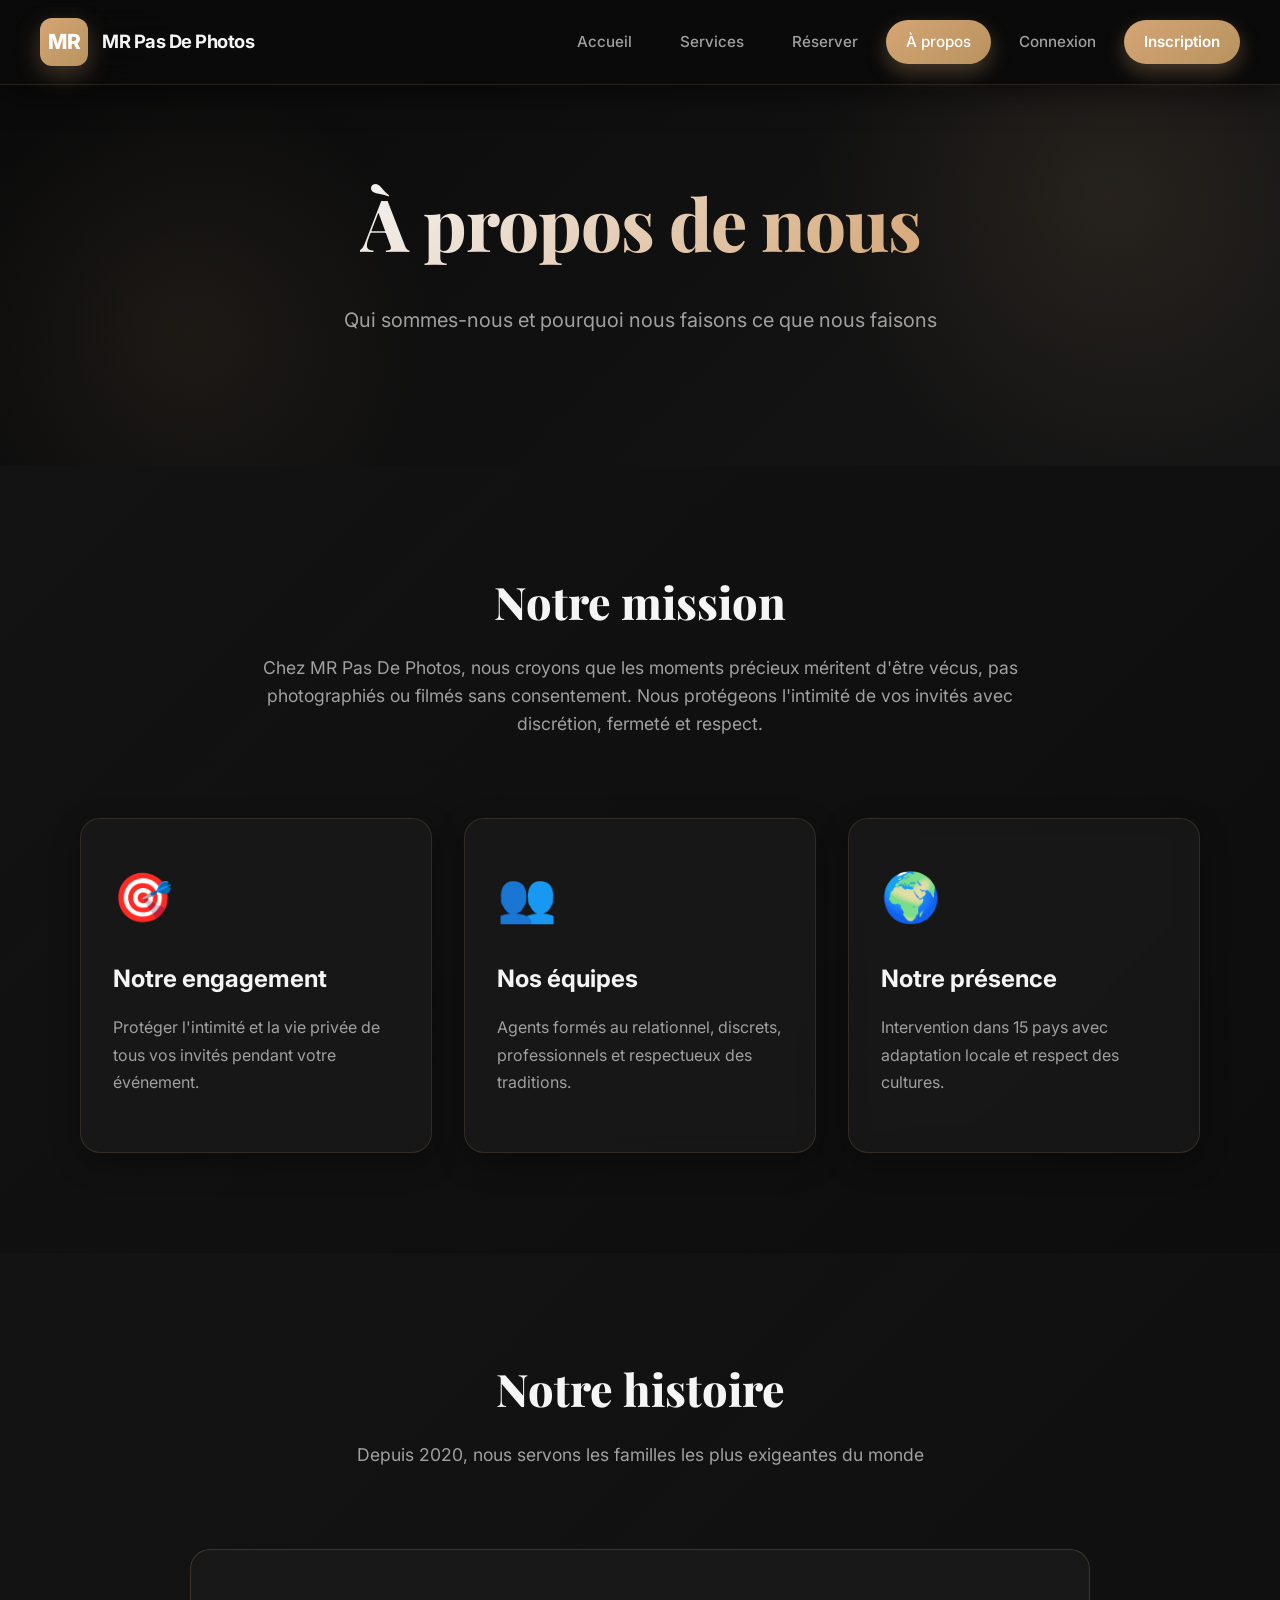
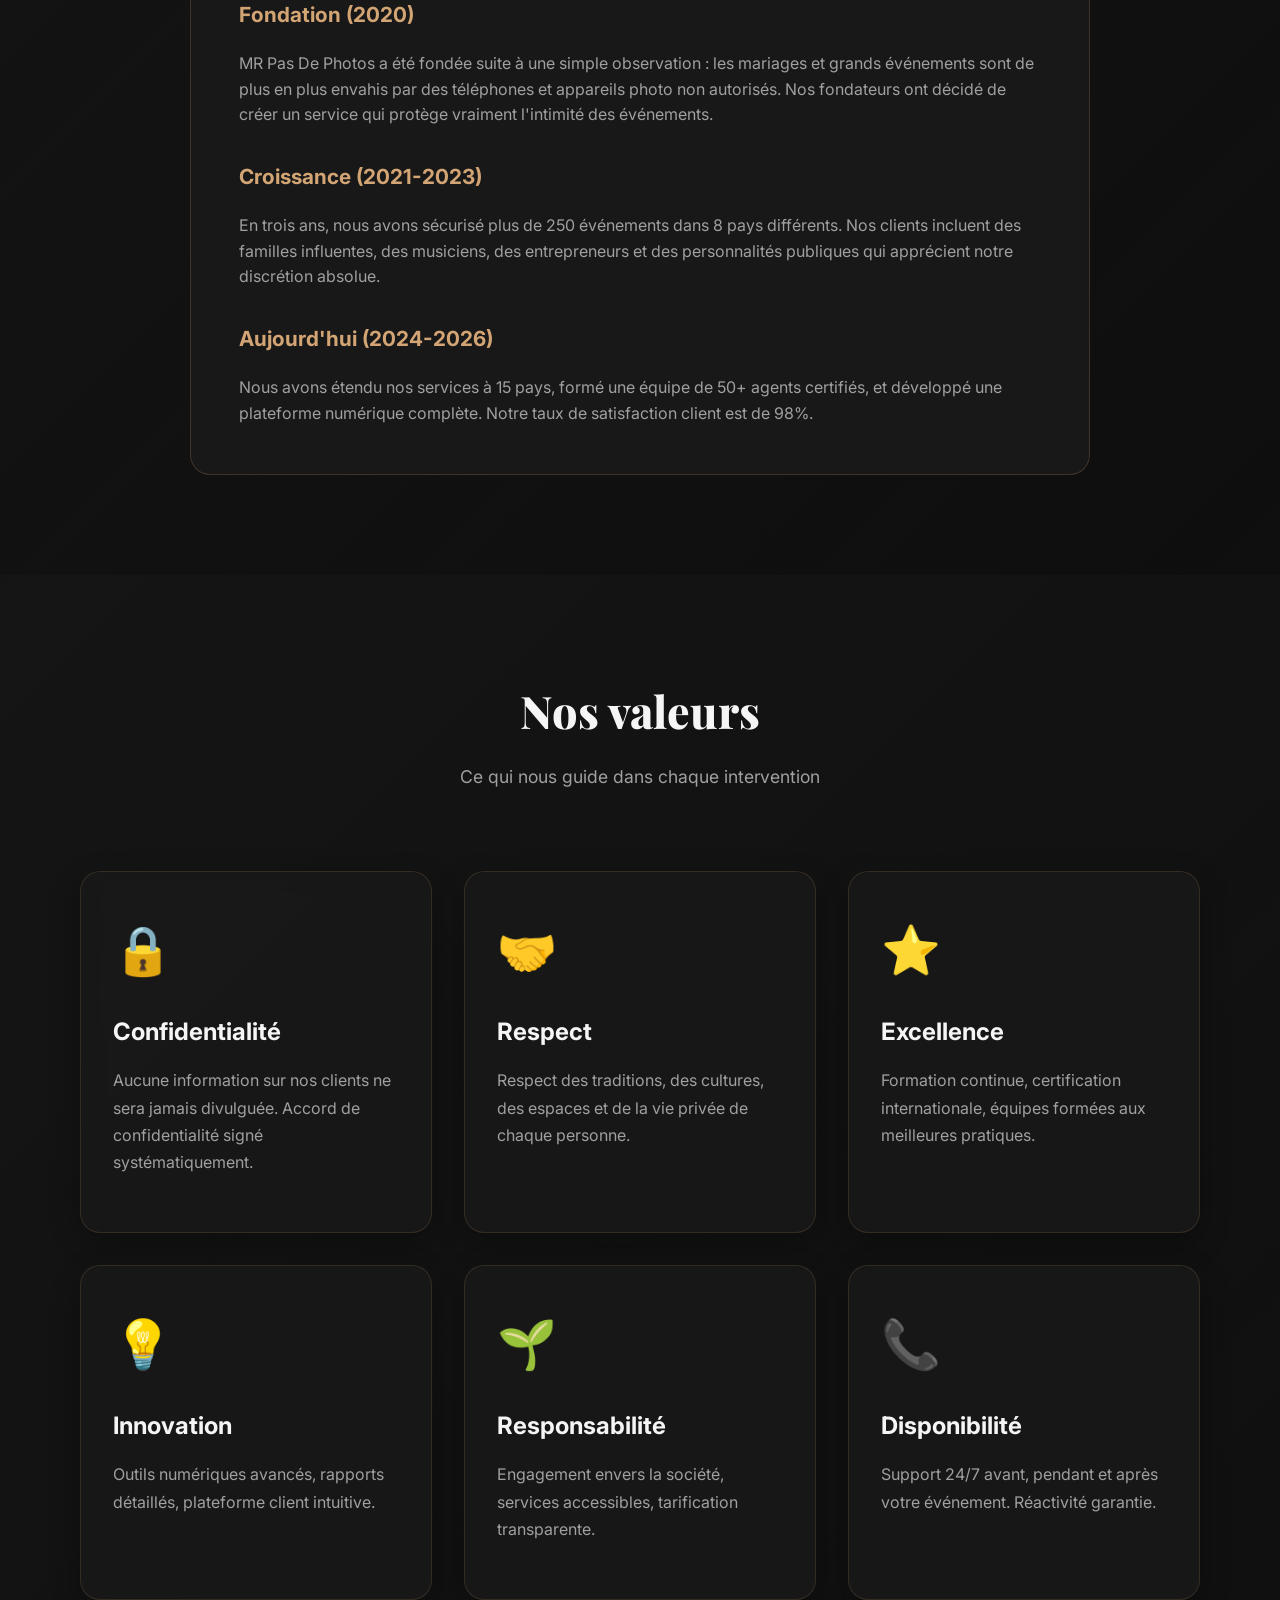
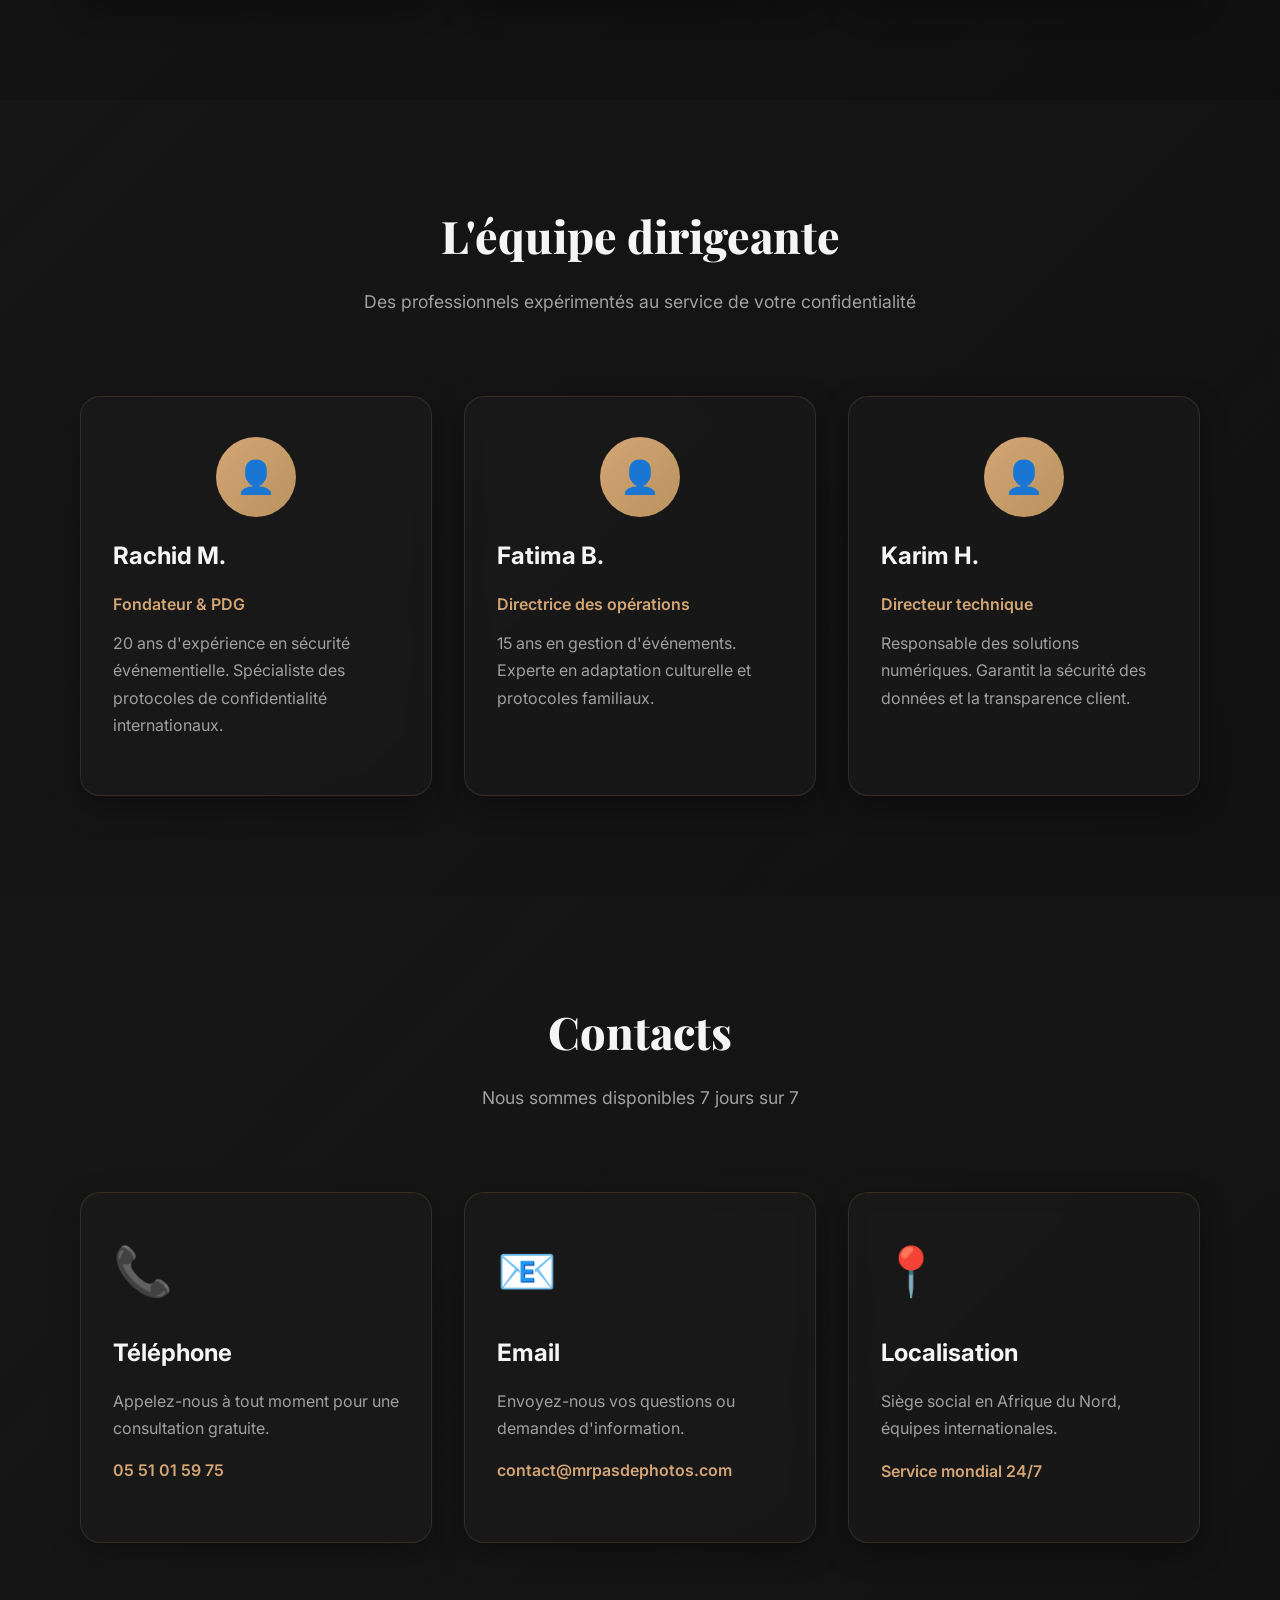
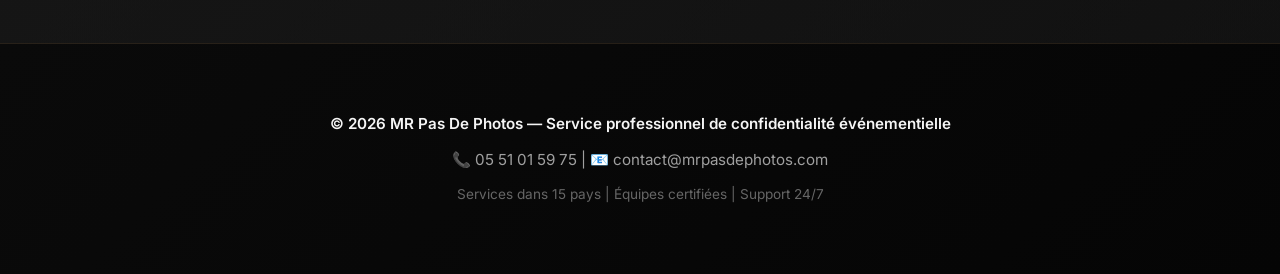
<file: content/apropos.html>
<!DOCTYPE html>
<html lang="fr">
<head>
  <meta charset="UTF-8">
  <meta name="viewport" content="width=device-width, initial-scale=1.0">
  <title>À propos | MR Pas De Photos</title>
  <link rel="stylesheet" href="../style/style.css">
</head>
<body>
  <header class="site-header">
    <a class="brand" href="../index.html">
      <div class="brand-mark">MR</div>
      <span>MR Pas De Photos</span>
    </a>
    <nav class="nav">
      <a href="../index.html">Accueil</a>
      <a href="services.html">Services</a>
      <a href="reservation.html">Réserver</a>
      <a class="active" href="apropos.html">À propos</a>
    </nav>
  </header>

  <main>
    <section class="hero" style="padding: 80px 40px; min-height: auto;">
      <h1>À propos de nous</h1>
      <p>Qui sommes-nous et pourquoi nous faisons ce que nous faisons</p>
    </section>

    <section class="section">
      <div class="container">
        <div class="section-title">
          <h2>Notre mission</h2>
          <p style="max-width: 800px; margin: 0 auto;">Chez MR Pas De Photos, nous croyons que les moments précieux méritent d'être vécus, pas photographiés ou filmés sans consentement. Nous protégeons l'intimité de vos invités avec discrétion, fermeté et respect.</p>
        </div>
        <div class="grid-3">
          <div class="card">
            <div class="card-icon">🎯</div>
            <h3>Notre engagement</h3>
            <p>Protéger l'intimité et la vie privée de tous vos invités pendant votre événement.</p>
          </div>
          <div class="card">
            <div class="card-icon">👥</div>
            <h3>Nos équipes</h3>
            <p>Agents formés au relationnel, discrets, professionnels et respectueux des traditions.</p>
          </div>
          <div class="card">
            <div class="card-icon">🌍</div>
            <h3>Notre présence</h3>
            <p>Intervention dans 15 pays avec adaptation locale et respect des cultures.</p>
          </div>
        </div>
      </div>
    </section>

    <section class="section" style="background: linear-gradient(135deg, rgba(26,26,26,0.5) 0%, rgba(10,10,10,0.5) 100%);">
      <div class="container">
        <div class="section-title">
          <h2>Notre histoire</h2>
          <p>Depuis 2020, nous servons les familles les plus exigeantes du monde</p>
        </div>
        <div style="max-width: 900px; margin: 0 auto; background: rgba(26, 26, 26, 0.9); backdrop-filter: blur(10px); padding: 48px; border-radius: 20px; border: 1px solid rgba(212, 165, 116, 0.2);">
          <h3 style="font-size: 1.3rem; margin-bottom: 20px; color: var(--primary);">Fondation (2020)</h3>
          <p style="color: var(--text-muted); margin-bottom: 32px;">MR Pas De Photos a été fondée suite à une simple observation : les mariages et grands événements sont de plus en plus envahis par des téléphones et appareils photo non autorisés. Nos fondateurs ont décidé de créer un service qui protège vraiment l'intimité des événements.</p>

          <h3 style="font-size: 1.3rem; margin-bottom: 20px; color: var(--primary);">Croissance (2021-2023)</h3>
          <p style="color: var(--text-muted); margin-bottom: 32px;">En trois ans, nous avons sécurisé plus de 250 événements dans 8 pays différents. Nos clients incluent des familles influentes, des musiciens, des entrepreneurs et des personnalités publiques qui apprécient notre discrétion absolue.</p>

          <h3 style="font-size: 1.3rem; margin-bottom: 20px; color: var(--primary);">Aujourd'hui (2024-2026)</h3>
          <p style="color: var(--text-muted); margin-bottom: 0;">Nous avons étendu nos services à 15 pays, formé une équipe de 50+ agents certifiés, et développé une plateforme numérique complète. Notre taux de satisfaction client est de 98%.</p>
        </div>
      </div>
    </section>

    <section class="section">
      <div class="container">
        <div class="section-title">
          <h2>Nos valeurs</h2>
          <p>Ce qui nous guide dans chaque intervention</p>
        </div>
        <div class="grid-3">
          <div class="card">
            <div class="card-icon">🔒</div>
            <h3>Confidentialité</h3>
            <p>Aucune information sur nos clients ne sera jamais divulguée. Accord de confidentialité signé systématiquement.</p>
          </div>
          <div class="card">
            <div class="card-icon">🤝</div>
            <h3>Respect</h3>
            <p>Respect des traditions, des cultures, des espaces et de la vie privée de chaque personne.</p>
          </div>
          <div class="card">
            <div class="card-icon">⭐</div>
            <h3>Excellence</h3>
            <p>Formation continue, certification internationale, équipes formées aux meilleures pratiques.</p>
          </div>
          <div class="card">
            <div class="card-icon">💡</div>
            <h3>Innovation</h3>
            <p>Outils numériques avancés, rapports détaillés, plateforme client intuitive.</p>
          </div>
          <div class="card">
            <div class="card-icon">🌱</div>
            <h3>Responsabilité</h3>
            <p>Engagement envers la société, services accessibles, tarification transparente.</p>
          </div>
          <div class="card">
            <div class="card-icon">📞</div>
            <h3>Disponibilité</h3>
            <p>Support 24/7 avant, pendant et après votre événement. Réactivité garantie.</p>
          </div>
        </div>
      </div>
    </section>

    <section class="section" style="background: linear-gradient(135deg, rgba(26,26,26,0.5) 0%, rgba(10,10,10,0.5) 100%);">
      <div class="container">
        <div class="section-title">
          <h2>L'équipe dirigeante</h2>
          <p>Des professionnels expérimentés au service de votre confidentialité</p>
        </div>
        <div class="grid-3">
          <div class="card">
            <div style="width: 80px; height: 80px; background: linear-gradient(135deg, var(--primary), var(--primary-dark)); border-radius: 50%; margin: 0 auto 20px; display: flex; align-items: center; justify-content: center; color: white; font-size: 2rem;">👤</div>
            <h3>Rachid M.</h3>
            <p style="color: var(--primary); font-weight: 600; margin-bottom: 12px;">Fondateur & PDG</p>
            <p style="color: var(--text-muted);">20 ans d'expérience en sécurité événementielle. Spécialiste des protocoles de confidentialité internationaux.</p>
          </div>
          <div class="card">
            <div style="width: 80px; height: 80px; background: linear-gradient(135deg, var(--primary), var(--primary-dark)); border-radius: 50%; margin: 0 auto 20px; display: flex; align-items: center; justify-content: center; color: white; font-size: 2rem;">👤</div>
            <h3>Fatima B.</h3>
            <p style="color: var(--primary); font-weight: 600; margin-bottom: 12px;">Directrice des opérations</p>
            <p style="color: var(--text-muted);">15 ans en gestion d'événements. Experte en adaptation culturelle et protocoles familiaux.</p>
          </div>
          <div class="card">
            <div style="width: 80px; height: 80px; background: linear-gradient(135deg, var(--primary), var(--primary-dark)); border-radius: 50%; margin: 0 auto 20px; display: flex; align-items: center; justify-content: center; color: white; font-size: 2rem;">👤</div>
            <h3>Karim H.</h3>
            <p style="color: var(--primary); font-weight: 600; margin-bottom: 12px;">Directeur technique</p>
            <p style="color: var(--text-muted);">Responsable des solutions numériques. Garantit la sécurité des données et la transparence client.</p>
          </div>
        </div>
      </div>
    </section>

    <section class="section">
      <div class="container">
        <div class="section-title">
          <h2>Contacts</h2>
          <p>Nous sommes disponibles 7 jours sur 7</p>
        </div>
        <div class="grid-3">
          <div class="card">
            <div class="card-icon">📞</div>
            <h3>Téléphone</h3>
            <p style="margin-bottom: 16px;">Appelez-nous à tout moment pour une consultation gratuite.</p>
            <a href="tel:+212551015975" style="color: var(--primary); font-weight: 600; text-decoration: none;">05 51 01 59 75</a>
          </div>
          <div class="card">
            <div class="card-icon">📧</div>
            <h3>Email</h3>
            <p style="margin-bottom: 16px;">Envoyez-nous vos questions ou demandes d'information.</p>
            <a href="mailto:contact@mrpasdephotos.com" style="color: var(--primary); font-weight: 600; text-decoration: none;">contact@mrpasdephotos.com</a>
          </div>
          <div class="card">
            <div class="card-icon">📍</div>
            <h3>Localisation</h3>
            <p style="margin-bottom: 16px;">Siège social en Afrique du Nord, équipes internationales.</p>
            <p style="color: var(--primary); font-weight: 600;">Service mondial 24/7</p>
          </div>
        </div>
      </div>
    </section>
  </main>

  <footer>
    <p>© 2026 MR Pas De Photos — Service professionnel de confidentialité événementielle</p>
    <p style="margin-top: 12px;">📞 05 51 01 59 75 | 📧 contact@mrpasdephotos.com</p>
    <p style="margin-top: 12px; font-size: 0.85rem; color: #666;">Services dans 15 pays | Équipes certifiées | Support 24/7</p>
  </footer>

  <script src="../javascript/script.js"></script>
</body>
</html>
</file>
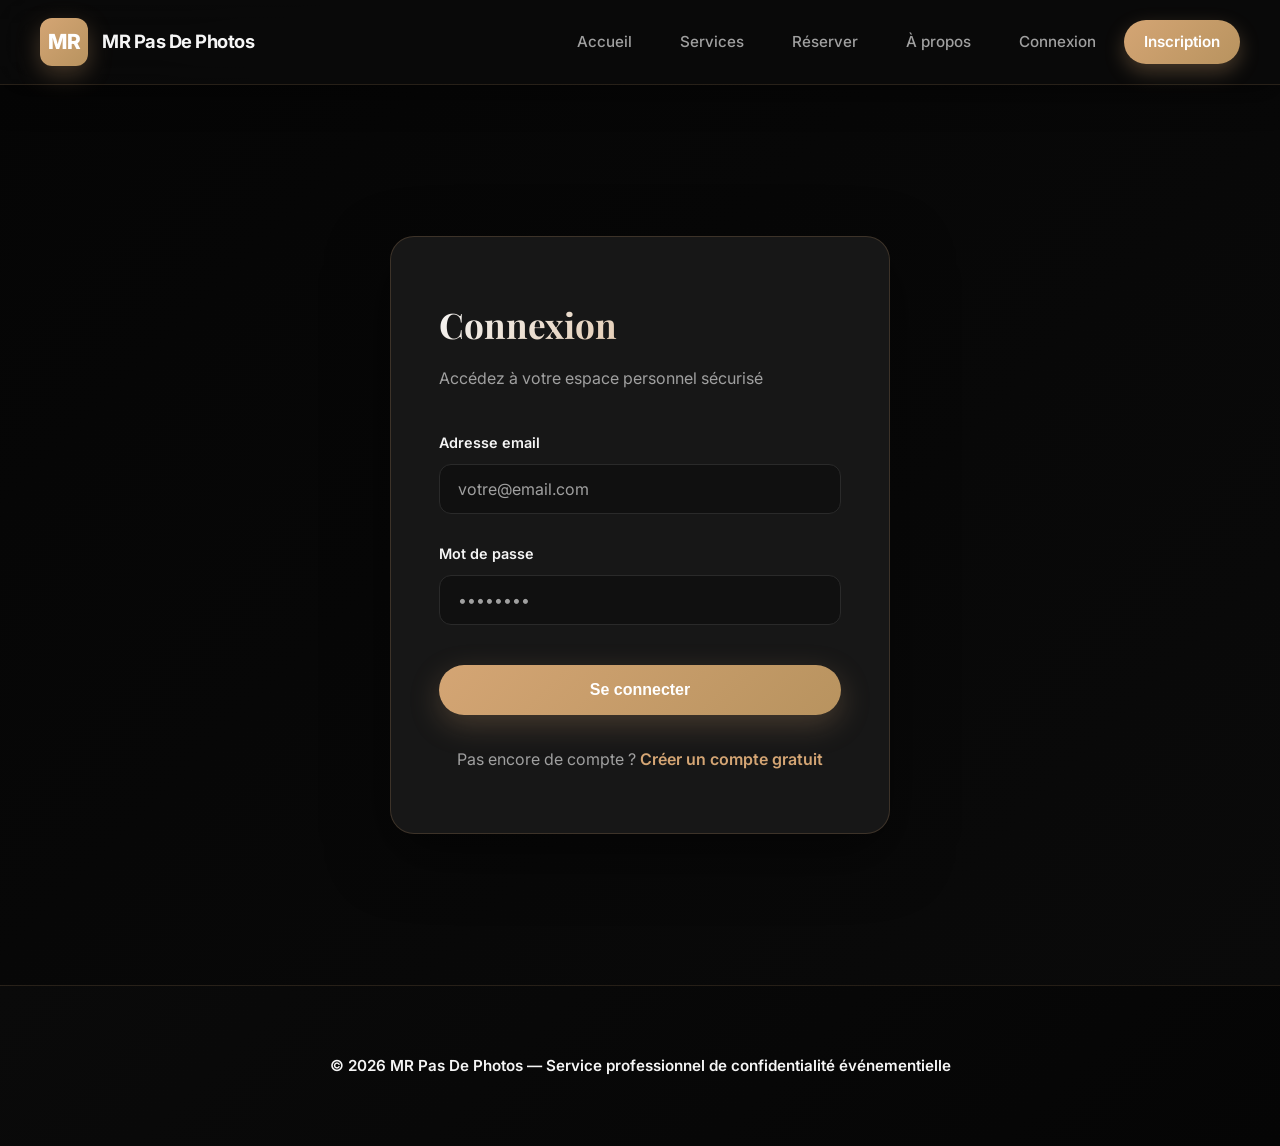
<file: content/connexion.html>
<!DOCTYPE html>
<html lang="fr">
<head>
  <meta charset="UTF-8">
  <meta name="viewport" content="width=device-width, initial-scale=1.0">
  <title>Connexion | MR Pas De Photos</title>
  <link rel="stylesheet" href="../style/style.css">
</head>
<body style="background: linear-gradient(135deg, #050505 0%, #0a0a0a 100%); min-height: 100vh;">
  <header class="site-header">
    <a class="brand" href="../index.html">
      <div class="brand-mark">MR</div>
      <span>MR Pas De Photos</span>
    </a>
    <nav class="nav">
      <a href="../index.html">Accueil</a>
      <a href="services.html">Services</a>
      <a href="reservation.html">Réserver</a>
      <a href="apropos.html">À propos</a>
    </nav>
  </header>

  <main>
    <div class="auth-wrapper" style="padding: 80px 20px;">
      <div class="auth-card">
        <h1>Connexion</h1>
        <p class="sub">Accédez à votre espace personnel sécurisé</p>
        <form onsubmit="event.preventDefault(); login();">
          <div class="auth-field">
            <label>Adresse email</label>
            <input type="email" id="login_email" required placeholder="votre@email.com">
          </div>
          <div class="auth-field">
            <label>Mot de passe</label>
            <input type="password" id="login_password" required placeholder="••••••••">
          </div>
          <button type="submit" class="auth-btn">Se connecter</button>
        </form>
        <div class="auth-footer">
          Pas encore de compte ? <a href="inscription.html">Créer un compte gratuit</a>
        </div>
      </div>
    </div>
  </main>

  <footer style="margin-top: 0;">
    <p>© 2026 MR Pas De Photos — Service professionnel de confidentialité événementielle</p>
  </footer>

  <script src="../javascript/script.js"></script>
  <script>
    // Override de la fonction login pour rediriger correctement
    function login() {
      const email = document.getElementById("login_email")?.value.trim().toLowerCase();
      const password = document.getElementById("login_password")?.value;

      if (!email || !password) {
        return showToast("Veuillez remplir tous les champs", true);
      }

      const users = getStorage("mrpd_users", []);
      const user = users.find(u => u.email === email && u.password === password);

      if (!user) {
        return showToast("Email ou mot de passe incorrect", true);
      }

      setStorage("mrpd_session", {
        id: user.id,
        nom: user.nom,
        email: user.email,
        tel: user.tel,
        role: user.role
      });
      showToast(`✅ Bienvenue ${user.nom} !`);
      
      setTimeout(() => {
        window.location.href = "../mon-compte.html";
      }, 1500);
    }
  </script>
</body>
</html>
</file>
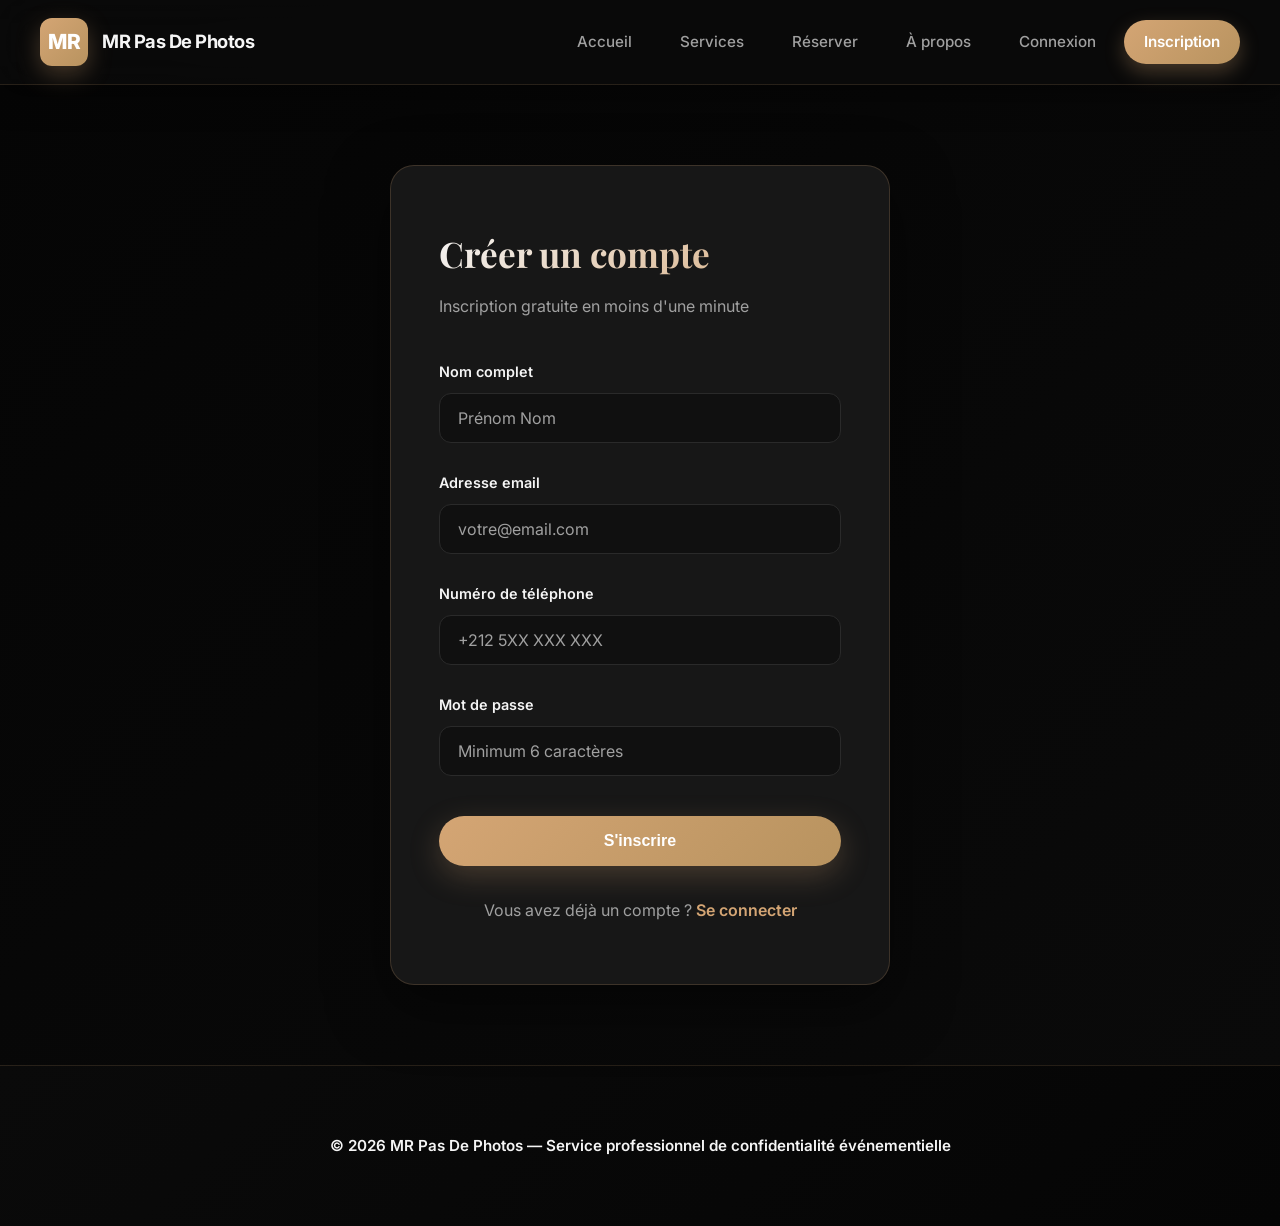
<file: content/inscription.html>
<!DOCTYPE html>
<html lang="fr">
<head>
  <meta charset="UTF-8">
  <meta name="viewport" content="width=device-width, initial-scale=1.0">
  <title>Inscription | MR Pas De Photos</title>
  <link rel="stylesheet" href="../style/style.css">
</head>
<body style="background: linear-gradient(135deg, #050505 0%, #0a0a0a 100%); min-height: 100vh;">
  <header class="site-header">
    <a class="brand" href="../index.html">
      <div class="brand-mark">MR</div>
      <span>MR Pas De Photos</span>
    </a>
    <nav class="nav">
      <a href="../index.html">Accueil</a>
      <a href="services.html">Services</a>
      <a href="reservation.html">Réserver</a>
      <a href="apropos.html">À propos</a>
    </nav>
  </header>

  <main>
    <div class="auth-wrapper" style="padding: 80px 20px;">
      <div class="auth-card">
        <h1>Créer un compte</h1>
        <p class="sub">Inscription gratuite en moins d'une minute</p>
        <form onsubmit="event.preventDefault(); register();">
          <div class="auth-field">
            <label>Nom complet</label>
            <input type="text" id="reg_nom" required placeholder="Prénom Nom">
          </div>
          <div class="auth-field">
            <label>Adresse email</label>
            <input type="email" id="reg_email" required placeholder="votre@email.com">
          </div>
          <div class="auth-field">
            <label>Numéro de téléphone</label>
            <input type="tel" id="reg_tel" required placeholder="+212 5XX XXX XXX">
          </div>
          <div class="auth-field">
            <label>Mot de passe</label>
            <input type="password" id="reg_password" required placeholder="Minimum 6 caractères">
          </div>
          <button type="submit" class="auth-btn">S'inscrire</button>
        </form>
        <div class="auth-footer">
          Vous avez déjà un compte ? <a href="connexion.html">Se connecter</a>
        </div>
      </div>
    </div>
  </main>

  <footer style="margin-top: 0;">
    <p>© 2026 MR Pas De Photos — Service professionnel de confidentialité événementielle</p>
  </footer>

  <script src="../javascript/script.js"></script>
  <script>
    // Override de la fonction register pour rediriger correctement
    function register() {
      const nom = document.getElementById("reg_nom")?.value.trim();
      const email = document.getElementById("reg_email")?.value.trim().toLowerCase();
      const tel = document.getElementById("reg_tel")?.value.trim();
      const password = document.getElementById("reg_password")?.value;

      if (!nom || !email || !tel || !password) {
        return showToast("Tous les champs sont requis", true);
      }
      if (!email.includes("@") || !email.includes(".")) {
        return showToast("Email invalide", true);
      }
      if (password.length < 6) {
        return showToast("Le mot de passe doit contenir au moins 6 caractères", true);
      }

      const users = getStorage("mrpd_users", []);
      if (users.find(u => u.email === email)) {
        return showToast("Cet email est déjà utilisé", true);
      }

      const newUser = {
        id: Date.now().toString(),
        nom,
        email,
        tel,
        password,
        role: "client",
        createdAt: new Date().toLocaleString("fr-FR")
      };
      users.push(newUser);
      setStorage("mrpd_users", users);
      showToast("✅ Compte créé avec succès ! Redirection...");
      setTimeout(() => {
        window.location.href = "connexion.html";
      }, 1500);
    }
  </script>
</body>
</html>
</file>
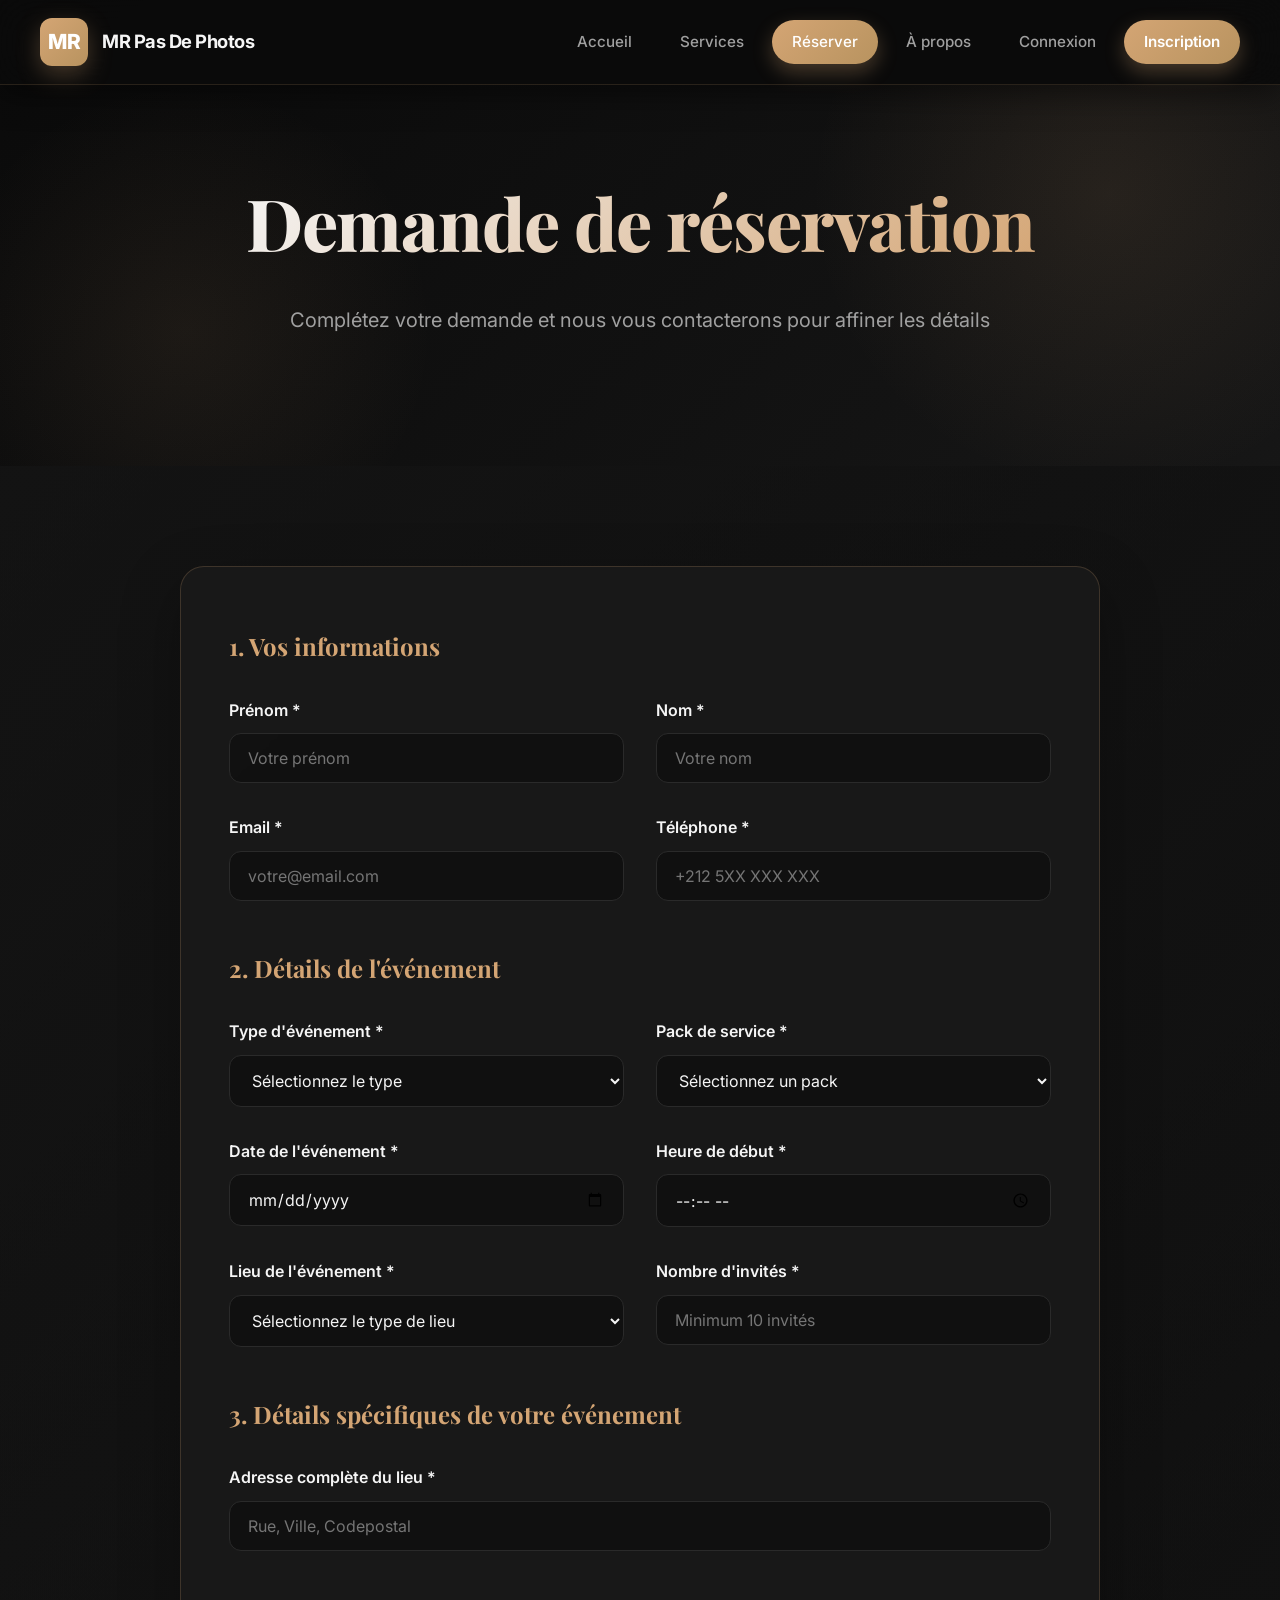
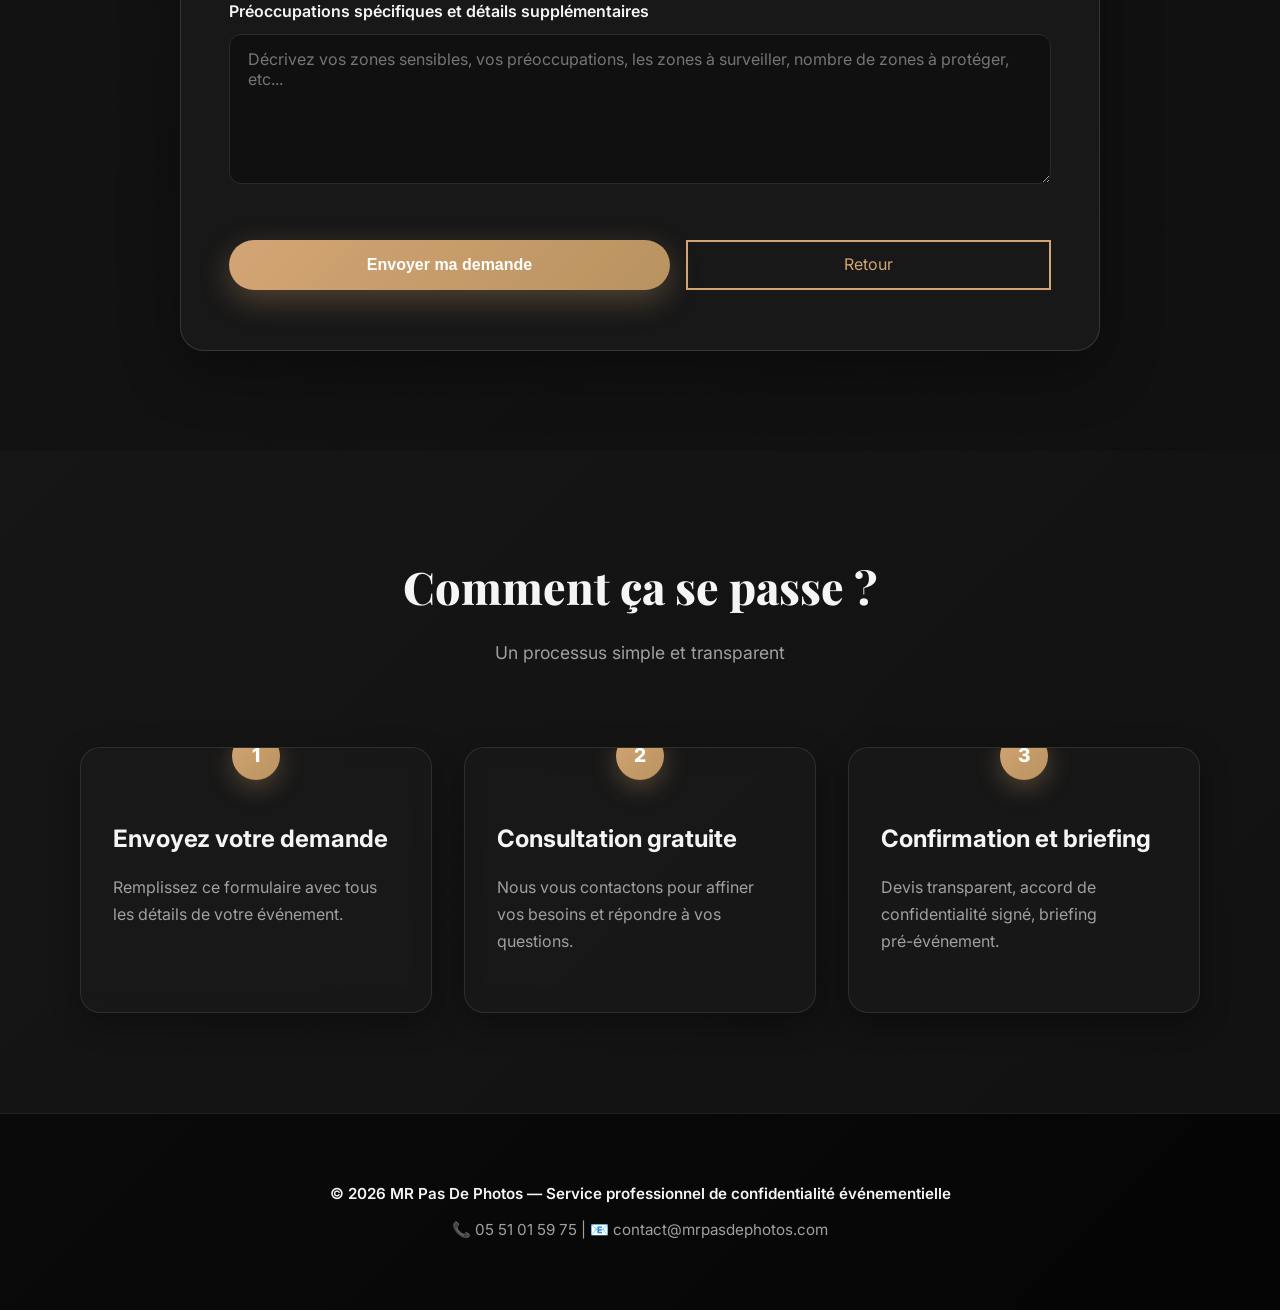
<file: content/reservation.html>
<!DOCTYPE html>
<html lang="fr">
<head>
  <meta charset="UTF-8">
  <meta name="viewport" content="width=device-width, initial-scale=1.0">
  <title>Réserver | MR Pas De Photos</title>
  <link rel="stylesheet" href="../style/style.css">
</head>
<body>
  <header class="site-header">
    <a class="brand" href="../index.html">
      <div class="brand-mark">MR</div>
      <span>MR Pas De Photos</span>
    </a>
    <nav class="nav">
      <a href="../index.html">Accueil</a>
      <a href="services.html">Services</a>
      <a class="active" href="reservation.html">Réserver</a>
      <a href="apropos.html">À propos</a>
    </nav>
  </header>

  <main>
    <section class="hero" style="padding: 80px 40px; min-height: auto;">
      <h1>Demande de réservation</h1>
      <p>Complétez votre demande et nous vous contacterons pour affiner les détails</p>
    </section>

    <section class="section">
      <div class="container" style="max-width: 1000px;">
        <form id="bookingForm" style="background: rgba(26, 26, 26, 0.9); backdrop-filter: blur(10px); padding: 60px 48px; border-radius: 24px; border: 1px solid rgba(212, 165, 116, 0.2); box-shadow: 0 20px 60px rgba(0, 0, 0, 0.3);">
          
          <!-- SECTION 1: INFORMATIONS PERSONNELLES -->
          <h2 style="font-family: 'Playfair Display', serif; color: var(--primary); margin-bottom: 32px;">1. Vos informations</h2>
          
          <div style="display: grid; grid-template-columns: 1fr 1fr; gap: 32px; margin-bottom: 48px;">
            <div>
              <label style="display: block; margin-bottom: 10px; font-weight: 600; color: var(--text-light);">Prénom *</label>
              <input type="text" id="book_prenom" required style="width:100%; padding: 14px 18px; border: 1.5px solid var(--border-dark); border-radius: 12px; font-size: 1rem; transition: all 0.3s ease; font-family: 'Inter', sans-serif; background: rgba(10, 10, 10, 0.5); color: var(--text-light);" placeholder="Votre prénom">
            </div>
            <div>
              <label style="display: block; margin-bottom: 10px; font-weight: 600; color: var(--text-light);">Nom *</label>
              <input type="text" id="book_nom" required style="width:100%; padding: 14px 18px; border: 1.5px solid var(--border-dark); border-radius: 12px; font-size: 1rem; transition: all 0.3s ease; font-family: 'Inter', sans-serif; background: rgba(10, 10, 10, 0.5); color: var(--text-light);" placeholder="Votre nom">
            </div>
            <div>
              <label style="display: block; margin-bottom: 10px; font-weight: 600; color: var(--text-light);">Email *</label>
              <input type="email" id="book_email" required style="width:100%; padding: 14px 18px; border: 1.5px solid var(--border-dark); border-radius: 12px; font-size: 1rem; transition: all 0.3s ease; font-family: 'Inter', sans-serif; background: rgba(10, 10, 10, 0.5); color: var(--text-light);" placeholder="votre@email.com">
            </div>
            <div>
              <label style="display: block; margin-bottom: 10px; font-weight: 600; color: var(--text-light);">Téléphone *</label>
              <input type="tel" id="book_phone" required style="width:100%; padding: 14px 18px; border: 1.5px solid var(--border-dark); border-radius: 12px; font-size: 1rem; transition: all 0.3s ease; font-family: 'Inter', sans-serif; background: rgba(10, 10, 10, 0.5); color: var(--text-light);" placeholder="+212 5XX XXX XXX">
            </div>
          </div>

          <!-- SECTION 2: DETAILS DE L'ÉVÉNEMENT -->
          <h2 style="font-family: 'Playfair Display', serif; color: var(--primary); margin-bottom: 32px;">2. Détails de l'événement</h2>
          
          <div style="display: grid; grid-template-columns: 1fr 1fr; gap: 32px; margin-bottom: 48px;">
            <div>
              <label style="display: block; margin-bottom: 10px; font-weight: 600; color: var(--text-light);">Type d'événement *</label>
              <select id="book_type" required style="width:100%; padding: 14px 18px; border: 1.5px solid var(--border-dark); border-radius: 12px; font-size: 1rem; transition: all 0.3s ease; font-family: 'Inter', sans-serif; background: rgba(10, 10, 10, 0.5); color: var(--text-light);">
                <option value="">Sélectionnez le type</option>
                <option value="Mariage">Mariage</option>
                <option value="Anniversaire">Anniversaire</option>
                <option value="Concert">Concert privé</option>
                <option value="Soirée d'entreprise">Soirée d'entreprise</option>
                <option value="Autre">Autre événement</option>
              </select>
            </div>
            <div>
              <label style="display: block; margin-bottom: 10px; font-weight: 600; color: var(--text-light);">Pack de service *</label>
              <select id="book_service" required style="width:100%; padding: 14px 18px; border: 1.5px solid var(--border-dark); border-radius: 12px; font-size: 1rem; transition: all 0.3s ease; font-family: 'Inter', sans-serif; background: rgba(10, 10, 10, 0.5); color: var(--text-light);">
                <option value="">Sélectionnez un pack</option>
                <option value="Standard">Pack Standard - 8 000 DA</option>
                <option value="VIP">Pack VIP - 15 000 DA</option>
                <option value="Premium">Pack Premium - 25 000 DA</option>
                <option value="Sur mesure">Service sur mesure</option>
              </select>
            </div>
            <div>
              <label style="display: block; margin-bottom: 10px; font-weight: 600; color: var(--text-light);">Date de l'événement *</label>
              <input type="date" id="book_date" required style="width:100%; padding: 14px 18px; border: 1.5px solid var(--border-dark); border-radius: 12px; font-size: 1rem; transition: all 0.3s ease; font-family: 'Inter', sans-serif; background: rgba(10, 10, 10, 0.5); color: var(--text-light);">
            </div>
            <div>
              <label style="display: block; margin-bottom: 10px; font-weight: 600; color: var(--text-light);">Heure de début *</label>
              <input type="time" id="book_time" required style="width:100%; padding: 14px 18px; border: 1.5px solid var(--border-dark); border-radius: 12px; font-size: 1rem; transition: all 0.3s ease; font-family: 'Inter', sans-serif; background: rgba(10, 10, 10, 0.5); color: var(--text-light);">
            </div>
            <div>
              <label style="display: block; margin-bottom: 10px; font-weight: 600; color: var(--text-light);">Lieu de l'événement *</label>
              <select id="book_location" required style="width:100%; padding: 14px 18px; border: 1.5px solid var(--border-dark); border-radius: 12px; font-size: 1rem; transition: all 0.3s ease; font-family: 'Inter', sans-serif; background: rgba(10, 10, 10, 0.5); color: var(--text-light);">
                <option value="">Sélectionnez le type de lieu</option>
                <option value="Salle des fêtes">Salle des fêtes</option>
                <option value="Villa/Maison">Villa/Maison</option>
                <option value="Hôtel">Hôtel</option>
                <option value="Restaurant">Restaurant</option>
                <option value="Lieu extérieur">Lieu extérieur</option>
                <option value="Autre">Autre</option>
              </select>
            </div>
            <div>
              <label style="display: block; margin-bottom: 10px; font-weight: 600; color: var(--text-light);">Nombre d'invités *</label>
              <input type="number" id="book_guests" min="10" required style="width:100%; padding: 14px 18px; border: 1.5px solid var(--border-dark); border-radius: 12px; font-size: 1rem; transition: all 0.3s ease; font-family: 'Inter', sans-serif; background: rgba(10, 10, 10, 0.5); color: var(--text-light);" placeholder="Minimum 10 invités">
            </div>
          </div>

          <!-- SECTION 3: DÉTAILS SPÉCIFIQUES -->
          <h2 style="font-family: 'Playfair Display', serif; color: var(--primary); margin-bottom: 32px;">3. Détails spécifiques de votre événement</h2>
          
          <div style="margin-bottom: 48px;">
            <label style="display: block; margin-bottom: 10px; font-weight: 600; color: var(--text-light);">Adresse complète du lieu *</label>
            <input type="text" id="book_address" required style="width:100%; padding: 14px 18px; border: 1.5px solid var(--border-dark); border-radius: 12px; font-size: 1rem; transition: all 0.3s ease; font-family: 'Inter', sans-serif; background: rgba(10, 10, 10, 0.5); color: var(--text-light);" placeholder="Rue, Ville, Codepostal">
          </div>

          <div style="margin-bottom: 48px;">
            <label style="display: block; margin-bottom: 10px; font-weight: 600; color: var(--text-light);">Préoccupations spécifiques et détails supplémentaires</label>
            <textarea id="book_details" style="width:100%; padding: 14px 18px; border: 1.5px solid var(--border-dark); border-radius: 12px; font-size: 1rem; min-height: 150px; resize: vertical; font-family: 'Inter', sans-serif; background: rgba(10, 10, 10, 0.5); color: var(--text-light);" placeholder="Décrivez vos zones sensibles, vos préoccupations, les zones à surveiller, nombre de zones à protéger, etc..."></textarea>
          </div>

          <!-- BOUTONS -->
          <div style="display: flex; gap: 16px; flex-wrap: wrap;">
            <button type="submit" class="btn" style="flex: 1; min-width: 200px;">Envoyer ma demande</button>
            <a href="../index.html" class="btn-outline" style="flex: 1; min-width: 200px; text-align: center; display: flex; align-items: center; justify-content: center; text-decoration: none;">Retour</a>
          </div>
        </form>
      </div>
    </section>

    <!-- INFO COMPLÉMENTAIRE -->
    <section class="section" style="background: linear-gradient(135deg, rgba(26,26,26,0.5) 0%, rgba(10,10,10,0.5) 100%);">
      <div class="container">
        <div class="section-title">
          <h2>Comment ça se passe ?</h2>
          <p>Un processus simple et transparent</p>
        </div>
        <div class="grid-3">
          <div class="card">
            <div style="position: absolute; top: -16px; left: 0; right: 0; text-align: center;">
              <span style="background: linear-gradient(135deg, var(--primary), var(--primary-dark)); color: white; width: 48px; height: 48px; border-radius: 50%; display: inline-flex; align-items: center; justify-content: center; font-weight: 800; font-size: 1.2rem; box-shadow: 0 8px 24px rgba(212, 165, 116, 0.3);">1</span>
            </div>
            <h3 style="margin-top: 32px;">Envoyez votre demande</h3>
            <p>Remplissez ce formulaire avec tous les détails de votre événement.</p>
          </div>
          <div class="card">
            <div style="position: absolute; top: -16px; left: 0; right: 0; text-align: center;">
              <span style="background: linear-gradient(135deg, var(--primary), var(--primary-dark)); color: white; width: 48px; height: 48px; border-radius: 50%; display: inline-flex; align-items: center; justify-content: center; font-weight: 800; font-size: 1.2rem; box-shadow: 0 8px 24px rgba(212, 165, 116, 0.3);">2</span>
            </div>
            <h3 style="margin-top: 32px;">Consultation gratuite</h3>
            <p>Nous vous contactons pour affiner vos besoins et répondre à vos questions.</p>
          </div>
          <div class="card">
            <div style="position: absolute; top: -16px; left: 0; right: 0; text-align: center;">
              <span style="background: linear-gradient(135deg, var(--primary), var(--primary-dark)); color: white; width: 48px; height: 48px; border-radius: 50%; display: inline-flex; align-items: center; justify-content: center; font-weight: 800; font-size: 1.2rem; box-shadow: 0 8px 24px rgba(212, 165, 116, 0.3);">3</span>
            </div>
            <h3 style="margin-top: 32px;">Confirmation et briefing</h3>
            <p>Devis transparent, accord de confidentialité signé, briefing pré-événement.</p>
          </div>
        </div>
      </div>
    </section>
  </main>

  <footer>
    <p>© 2026 MR Pas De Photos — Service professionnel de confidentialité événementielle</p>
    <p style="margin-top: 12px;">📞 05 51 01 59 75 | 📧 contact@mrpasdephotos.com</p>
  </footer>

  <script src="../javascript/script.js"></script>
  <script>
    document.getElementById('bookingForm').addEventListener('submit', makeBooking);
  </script>
</body>
</html>
</file>
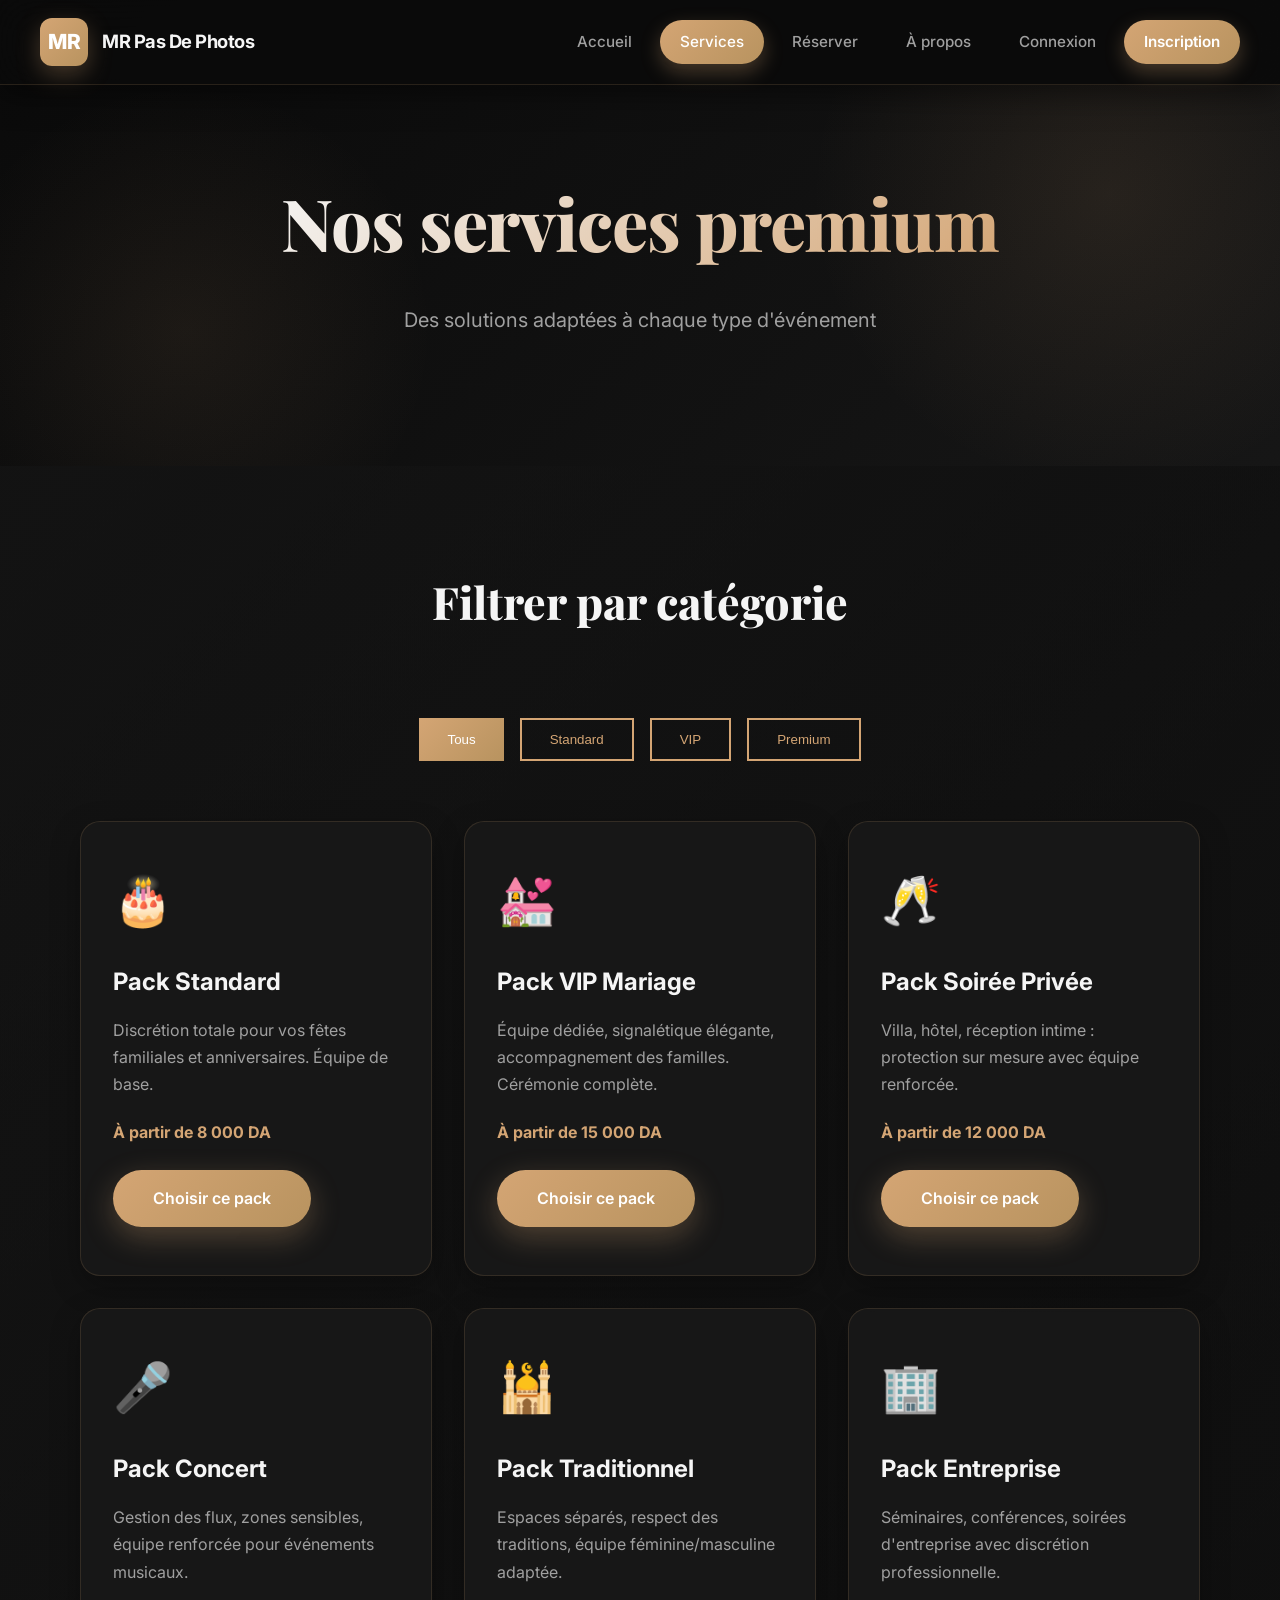
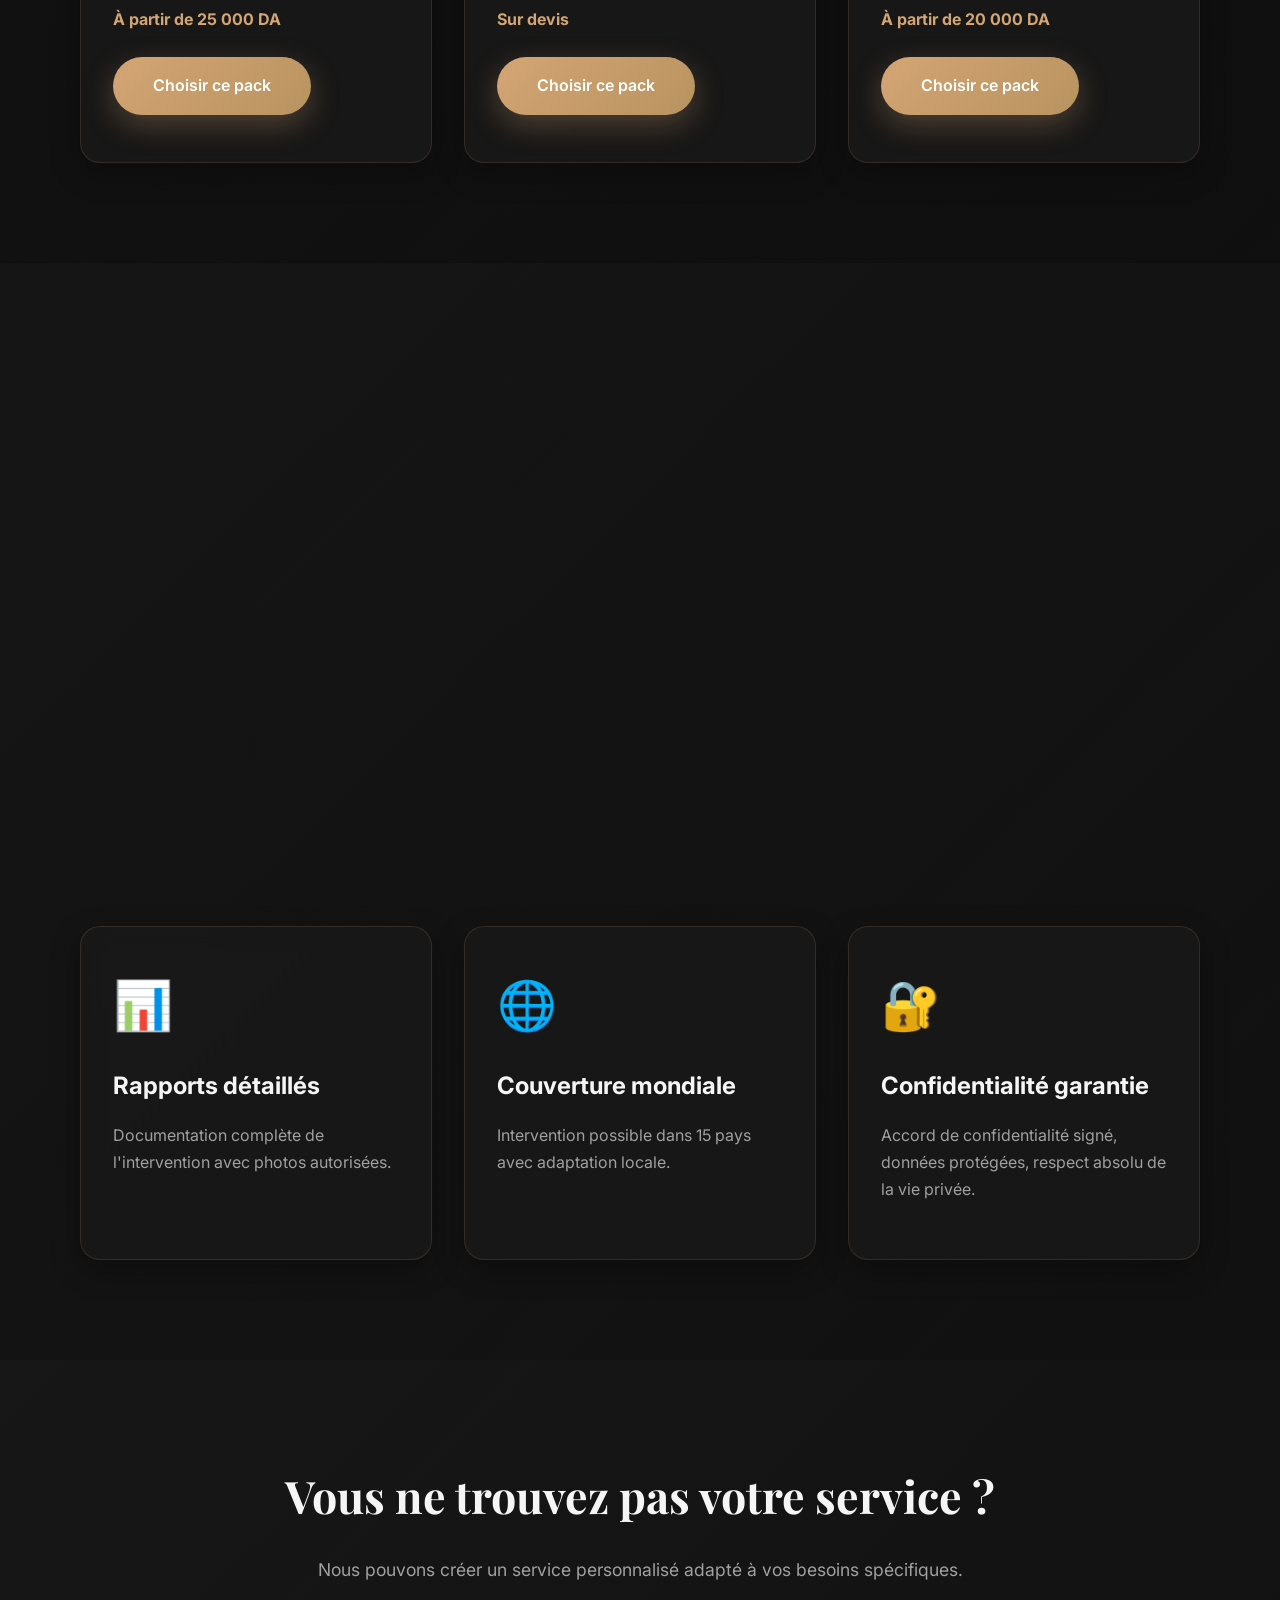
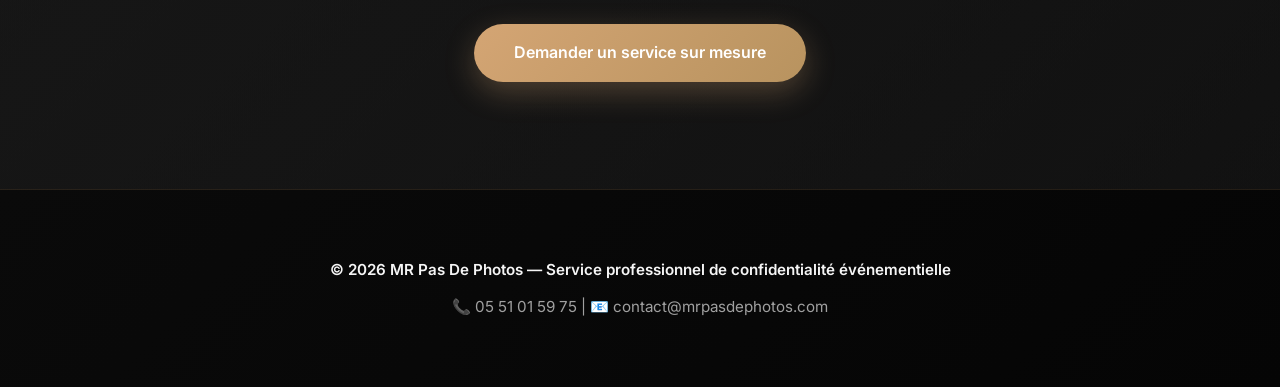
<file: content/services.html>
<!DOCTYPE html>
<html lang="fr">
<head>
  <meta charset="UTF-8">
  <meta name="viewport" content="width=device-width, initial-scale=1.0">
  <title>Nos services | MR Pas De Photos</title>
  <link rel="stylesheet" href="../style/style.css">
</head>
<body>
  <header class="site-header">
    <a class="brand" href="../index.html">
      <div class="brand-mark">MR</div>
      <span>MR Pas De Photos</span>
    </a>
    <nav class="nav">
      <a href="../index.html">Accueil</a>
      <a class="active" href="services.html">Services</a>
      <a href="reservation.html">Réserver</a>
      <a href="apropos.html">À propos</a>
    </nav>
  </header>

  <main>
    <section class="hero" style="padding: 80px 40px; min-height: auto;">
      <h1>Nos services premium</h1>
      <p>Des solutions adaptées à chaque type d'événement</p>
    </section>

    <section class="section">
      <div class="container">
        <div class="section-title">
          <h2>Filtrer par catégorie</h2>
        </div>
        <div style="display: flex; justify-content: center; gap: 16px; margin-bottom: 60px; flex-wrap: wrap;">
          <button class="btn-outline" style="padding: 12px 28px; background: linear-gradient(135deg, var(--primary), var(--primary-dark)); color: white; border: none; cursor: pointer;" onclick="loadServices('all')">Tous</button>
          <button class="btn-outline" style="padding: 12px 28px; cursor: pointer;" onclick="loadServices('standard')">Standard</button>
          <button class="btn-outline" style="padding: 12px 28px; cursor: pointer;" onclick="loadServices('vip')">VIP</button>
          <button class="btn-outline" style="padding: 12px 28px; cursor: pointer;" onclick="loadServices('premium')">Premium</button>
        </div>

        <div id="servicesContainer" class="services-grid"></div>
      </div>
    </section>

    <section class="section" style="background: linear-gradient(135deg, rgba(26,26,26,0.5) 0%, rgba(10,10,10,0.5) 100%);">
      <div class="container">
        <div class="section-title">
          <h2>Pourquoi nos services ?</h2>
          <p>Excellence et professionnalisme garantis</p>
        </div>
        <div class="grid-3">
          <div class="card">
            <div class="card-icon">✅</div>
            <h3>Transparence totale</h3>
            <p>Tarifs fixes, pas de frais cachés, devis détaillé fourni avant l'événement.</p>
          </div>
          <div class="card">
            <div class="card-icon">🏆</div>
            <h3>Équipes certifiées</h3>
            <p>Tous nos agents ont une formation spéciale en relations humaines et discrétion.</p>
          </div>
          <div class="card">
            <div class="card-icon">⚡</div>
            <h3>Réactivité 24/7</h3>
            <p>Support immédiat avant, pendant et après votre événement.</p>
          </div>
          <div class="card">
            <div class="card-icon">📊</div>
            <h3>Rapports détaillés</h3>
            <p>Documentation complète de l'intervention avec photos autorisées.</p>
          </div>
          <div class="card">
            <div class="card-icon">🌐</div>
            <h3>Couverture mondiale</h3>
            <p>Intervention possible dans 15 pays avec adaptation locale.</p>
          </div>
          <div class="card">
            <div class="card-icon">🔐</div>
            <h3>Confidentialité garantie</h3>
            <p>Accord de confidentialité signé, données protégées, respect absolu de la vie privée.</p>
          </div>
        </div>
      </div>
    </section>

    <section class="section">
      <div class="container" style="text-align: center;">
        <h2 style="font-family: 'Playfair Display', serif; font-size: 2.8rem; margin-bottom: 24px;">Vous ne trouvez pas votre service ?</h2>
        <p style="color: var(--text-muted); font-size: 1.1rem; margin-bottom: 40px;">Nous pouvons créer un service personnalisé adapté à vos besoins spécifiques.</p>
        <a href="reservation.html" class="btn">Demander un service sur mesure</a>
      </div>
    </section>
  </main>

  <footer>
    <p>© 2026 MR Pas De Photos — Service professionnel de confidentialité événementielle</p>
    <p style="margin-top: 12px;">📞 05 51 01 59 75 | 📧 contact@mrpasdephotos.com</p>
  </footer>

  <script src="../javascript/script.js"></script>
</body>
</html>
</file>
<file: style/style.css>
@import url("https://fonts.googleapis.com/css2?family=Playfair+Display:wght@700;800&family=Inter:opsz,wght@14..32,300;14..32,400;14..32,500;14..32,600;14..32,700&display=swap");

* {
  margin: 0;
  padding: 0;
  box-sizing: border-box;
}

:root {
  --primary: #d4a574;
  --primary-dark: #b8935f;
  --primary-light: #e8c4a0;
  --text-dark: #1a1a1a;
  --text-light: #f5f5f5;
  --text-muted: #a0a0a0;
  --bg-dark: #0a0a0a;
  --bg-darker: #050505;
  --bg-card: #1a1a1a;
  --border-dark: #2a2a2a;
  --accent: #8b7355;
  --success: #10b981;
  --error: #ef4444;
}

html {
  scroll-behavior: smooth;
}

body {
  font-family: "Inter", sans-serif;
  background: linear-gradient(135deg, #0a0a0a 0%, #1a1a1a 100%);
  color: var(--text-light);
  line-height: 1.6;
  overflow-x: hidden;
}

/* ==================== HEADER ====================  */
.site-header {
  background: rgba(10, 10, 10, 0.8);
  backdrop-filter: blur(20px);
  border-bottom: 1px solid rgba(212, 165, 116, 0.15);
  padding: 18px 40px;
  display: flex;
  align-items: center;
  justify-content: space-between;
  gap: 24px;
  position: sticky;
  top: 0;
  z-index: 100;
  box-shadow: 0 8px 32px rgba(0, 0, 0, 0.5);
}

.brand {
  display: flex;
  align-items: center;
  gap: 14px;
  text-decoration: none;
  transition: transform 0.3s ease;
}

.brand:hover {
  transform: translateY(-2px);
}

.brand-mark {
  background: linear-gradient(135deg, var(--primary) 0%, var(--primary-dark) 100%);
  width: 48px;
  height: 48px;
  display: flex;
  align-items: center;
  justify-content: center;
  border-radius: 12px;
  color: white;
  font-weight: 800;
  font-size: 1.3rem;
  box-shadow: 0 8px 24px rgba(212, 165, 116, 0.3);
  transition: all 0.3s ease;
}

.brand:hover .brand-mark {
  transform: scale(1.05);
  box-shadow: 0 12px 32px rgba(212, 165, 116, 0.4);
}

.brand span {
  font-weight: 700;
  font-size: 1.15rem;
  color: var(--text-light);
  letter-spacing: -0.5px;
}

.nav {
  display: flex;
  flex-wrap: wrap;
  gap: 8px;
  align-items: center;
}

.nav a {
  padding: 10px 20px;
  border-radius: 50px;
  text-decoration: none;
  color: var(--text-muted);
  font-weight: 500;
  font-size: 0.95rem;
  transition: all 0.3s ease;
  position: relative;
}

.nav a:hover {
  color: var(--primary);
  background: rgba(212, 165, 116, 0.1);
}

.nav a.active {
  background: linear-gradient(135deg, var(--primary) 0%, var(--primary-dark) 100%);
  color: white;
  box-shadow: 0 8px 20px rgba(212, 165, 116, 0.3);
}

.cta-link {
  background: linear-gradient(135deg, var(--primary) 0%, var(--primary-dark) 100%);
  color: white !important;
  box-shadow: 0 8px 20px rgba(212, 165, 116, 0.3);
  transition: all 0.3s ease;
}

.cta-link:hover {
  transform: translateY(-2px);
  box-shadow: 0 12px 28px rgba(212, 165, 116, 0.4);
}

/* ==================== HERO ====================  */
.hero {
  padding: 120px 40px;
  text-align: center;
  background: linear-gradient(135deg, rgba(10,10,10,0.9) 0%, rgba(26,26,26,0.9) 100%),
              url('data:image/svg+xml,<svg xmlns="http://www.w3.org/2000/svg" viewBox="0 0 1200 600"><defs><pattern id="grid" width="40" height="40" patternUnits="userSpaceOnUse"><path d="M 40 0 L 0 0 0 40" fill="none" stroke="rgba(212,165,116,0.05)" stroke-width="0.5"/></pattern></defs><rect width="1200" height="600" fill="url(%23grid)"/></svg>');
  background-attachment: fixed;
  position: relative;
  overflow: hidden;
  min-height: 90vh;
  display: flex;
  flex-direction: column;
  align-items: center;
  justify-content: center;
}

.hero::before {
  content: "";
  position: absolute;
  top: -50%;
  right: -10%;
  width: 600px;
  height: 600px;
  background: radial-gradient(circle, rgba(212, 165, 116, 0.1) 0%, transparent 70%);
  border-radius: 50%;
  pointer-events: none;
}

.hero::after {
  content: "";
  position: absolute;
  bottom: -30%;
  left: -5%;
  width: 500px;
  height: 500px;
  background: radial-gradient(circle, rgba(212, 165, 116, 0.08) 0%, transparent 70%);
  border-radius: 50%;
  pointer-events: none;
}

.hero h1 {
  font-family: "Playfair Display", serif;
  font-size: 4.5rem;
  font-weight: 800;
  letter-spacing: -1px;
  max-width: 1000px;
  margin: 0 auto 24px;
  background: linear-gradient(135deg, var(--text-light) 0%, var(--primary) 100%);
  -webkit-background-clip: text;
  -webkit-text-fill-color: transparent;
  background-clip: text;
  position: relative;
  z-index: 2;
  animation: slideInDown 0.8s ease;
}

.hero p {
  font-size: 1.25rem;
  color: var(--text-muted);
  max-width: 700px;
  margin: 0 auto 50px;
  position: relative;
  z-index: 2;
  animation: slideInUp 0.8s ease 0.2s both;
}

@keyframes slideInDown {
  from { opacity: 0; transform: translateY(-30px); }
  to { opacity: 1; transform: translateY(0); }
}

@keyframes slideInUp {
  from { opacity: 0; transform: translateY(30px); }
  to { opacity: 1; transform: translateY(0); }
}

.hero-buttons {
  display: flex;
  gap: 16px;
  justify-content: center;
  flex-wrap: wrap;
  position: relative;
  z-index: 2;
}

/* ==================== BOUTONS ====================  */
.btn {
  display: inline-block;
  background: linear-gradient(135deg, var(--primary) 0%, var(--primary-dark) 100%);
  color: white;
  padding: 16px 40px;
  border-radius: 50px;
  text-decoration: none;
  font-weight: 600;
  font-size: 1rem;
  transition: all 0.3s ease;
  border: none;
  cursor: pointer;
  box-shadow: 0 10px 30px rgba(212, 165, 116, 0.3);
  position: relative;
  overflow: hidden;
}

.btn::before {
  content: "";
  position: absolute;
  top: 0;
  left: -100%;
  width: 100%;
  height: 100%;
  background: linear-gradient(90deg, transparent, rgba(255,255,255,0.2), transparent);
  transition: left 0.5s ease;
}

.btn:hover::before {
  left: 100%;
}

.btn:hover {
  transform: translateY(-4px);
  box-shadow: 0 15px 40px rgba(212, 165, 116, 0.4);
}

.btn-outline {
  background: transparent;
  border: 2px solid var(--primary);
  color: var(--primary);
  box-shadow: none;
}

.btn-outline:hover {
  background: var(--primary);
  color: white;
  box-shadow: 0 10px 30px rgba(212, 165, 116, 0.3);
}

/* ==================== CONTAINER ====================  */
.container {
  max-width: 1320px;
  margin: 0 auto;
  padding: 0 40px;
}

/* ==================== SECTIONS ====================  */
.section {
  padding: 100px 40px;
  position: relative;
}

.section:nth-child(even) {
  background: linear-gradient(135deg, rgba(26,26,26,0.5) 0%, rgba(10,10,10,0.5) 100%);
}

.section-title {
  text-align: center;
  margin-bottom: 80px;
  animation: fadeInUp 0.6s ease;
}

.section-title h2 {
  font-family: "Playfair Display", serif;
  font-size: 2.8rem;
  font-weight: 800;
  margin-bottom: 16px;
  color: var(--text-light);
}

.section-title p {
  color: var(--text-muted);
  font-size: 1.1rem;
  max-width: 600px;
  margin: 0 auto;
}

@keyframes fadeInUp {
  from { opacity: 0; transform: translateY(30px); }
  to { opacity: 1; transform: translateY(0); }
}

/* ==================== GRILLES ====================  */
.grid-3, .services-grid, .features-grid {
  display: grid;
  grid-template-columns: repeat(auto-fit, minmax(340px, 1fr));
  gap: 32px;
  margin-top: 20px;
}

/* ==================== CARDS ====================  */
.card {
  background: rgba(26, 26, 26, 0.8);
  backdrop-filter: blur(10px);
  border-radius: 20px;
  padding: 40px 32px;
  border: 1px solid rgba(212, 165, 116, 0.15);
  transition: all 0.4s cubic-bezier(0.23, 1, 0.320, 1);
  position: relative;
  overflow: hidden;
  box-shadow: 0 10px 30px rgba(0, 0, 0, 0.3);
}

.card::before {
  content: "";
  position: absolute;
  top: 0;
  left: 0;
  right: 0;
  height: 4px;
  background: linear-gradient(90deg, var(--primary), var(--primary-light));
  transform: scaleX(0);
  transform-origin: left;
  transition: transform 0.4s ease;
}

.card:hover::before {
  transform: scaleX(1);
}

.card:hover {
  transform: translateY(-12px);
  border-color: rgba(212, 165, 116, 0.3);
  box-shadow: 0 20px 50px rgba(212, 165, 116, 0.15);
  background: rgba(26, 26, 26, 0.95);
}

.card-icon {
  font-size: 3rem;
  margin-bottom: 24px;
  transition: transform 0.3s ease;
}

.card:hover .card-icon {
  transform: scale(1.1) rotate(5deg);
}

.card h3 {
  font-size: 1.5rem;
  margin-bottom: 16px;
  color: var(--text-light);
}

.card p {
  color: var(--text-muted);
  line-height: 1.7;
  margin-bottom: 16px;
}

.card strong {
  color: var(--primary);
}

/* ==================== AUTHENTIFICATION ====================  */
.auth-wrapper {
  min-height: 100vh;
  display: flex;
  align-items: center;
  justify-content: center;
  padding: 40px 20px;
  background: linear-gradient(135deg, rgba(5,5,5,0.95) 0%, rgba(10,10,10,0.95) 100%);
}

.auth-card {
  background: rgba(26, 26, 26, 0.9);
  backdrop-filter: blur(10px);
  border-radius: 24px;
  padding: 60px 48px;
  max-width: 500px;
  width: 100%;
  box-shadow: 0 20px 60px rgba(0, 0, 0, 0.5);
  border: 1px solid rgba(212, 165, 116, 0.2);
  animation: slideInUp 0.6s ease;
}

.auth-card h1 {
  font-family: "Playfair Display", serif;
  font-size: 2.2rem;
  margin-bottom: 12px;
  background: linear-gradient(135deg, var(--text-light), var(--primary));
  -webkit-background-clip: text;
  -webkit-text-fill-color: transparent;
  background-clip: text;
}

.auth-card .sub {
  color: var(--text-muted);
  margin-bottom: 40px;
  font-size: 1rem;
}

.auth-field {
  margin-bottom: 28px;
}

.auth-field label {
  display: block;
  margin-bottom: 10px;
  font-weight: 600;
  font-size: 0.9rem;
  color: var(--text-light);
}

.auth-field input,
.auth-field select {
  width: 100%;
  padding: 14px 18px;
  border: 1.5px solid var(--border-dark);
  border-radius: 12px;
  font-size: 1rem;
  font-family: "Inter", sans-serif;
  transition: all 0.3s ease;
  background: rgba(10, 10, 10, 0.5);
  color: var(--text-light);
}

.auth-field input::placeholder,
.auth-field select::placeholder {
  color: var(--text-muted);
}

.auth-field input:focus,
.auth-field select:focus {
  outline: none;
  border-color: var(--primary);
  background: rgba(10, 10, 10, 0.8);
  box-shadow: 0 0 0 4px rgba(212, 165, 116, 0.15);
  transform: translateY(-2px);
}

.auth-btn {
  width: 100%;
  padding: 16px;
  background: linear-gradient(135deg, var(--primary) 0%, var(--primary-dark) 100%);
  color: white;
  border: none;
  border-radius: 50px;
  font-weight: 600;
  font-size: 1rem;
  cursor: pointer;
  margin-top: 12px;
  transition: all 0.3s ease;
  box-shadow: 0 10px 30px rgba(212, 165, 116, 0.25);
}

.auth-btn:hover {
  transform: translateY(-2px);
  box-shadow: 0 15px 40px rgba(212, 165, 116, 0.35);
}

.auth-btn:active {
  transform: translateY(0);
}

.auth-footer {
  text-align: center;
  margin-top: 32px;
  color: var(--text-muted);
}

.auth-footer a {
  color: var(--primary);
  text-decoration: none;
  font-weight: 600;
  transition: color 0.2s ease;
}

.auth-footer a:hover {
  color: var(--primary-light);
}

/* ==================== DASHBOARD ====================  */
.dashboard {
  display: grid;
  grid-template-columns: 1fr 2fr;
  gap: 48px;
  margin: 40px 0;
}

@media (max-width: 1024px) {
  .dashboard {
    grid-template-columns: 1fr;
  }
}

.profile-card {
  background: rgba(26, 26, 26, 0.9);
  border-radius: 24px;
  padding: 40px;
  border: 1px solid rgba(212, 165, 116, 0.2);
  box-shadow: 0 10px 30px rgba(0, 0, 0, 0.3);
  height: fit-content;
}

.profile-card h3 {
  margin-bottom: 28px;
  font-size: 1.6rem;
  color: var(--text-light);
}

.info-line {
  display: flex;
  justify-content: space-between;
  padding: 16px 0;
  border-bottom: 1px solid var(--border-dark);
  transition: all 0.2s ease;
}

.info-line:last-child {
  border-bottom: none;
}

.info-label {
  font-weight: 600;
  color: var(--text-muted);
}

.info-value {
  font-weight: 500;
  color: var(--text-light);
}

.reservations-list {
  display: flex;
  flex-direction: column;
  gap: 20px;
}

.reservation-card {
  background: linear-gradient(135deg, rgba(26,26,26,0.8) 0%, rgba(10,10,10,0.8) 100%);
  border-radius: 16px;
  padding: 24px;
  border: 1px solid rgba(212, 165, 116, 0.15);
  transition: all 0.3s ease;
  color: var(--text-light);
}

.reservation-card:hover {
  transform: translateX(4px);
  box-shadow: 0 10px 30px rgba(212, 165, 116, 0.1);
}

.reservation-card strong {
  color: var(--primary);
  font-size: 1.1rem;
}

.reservation-card .status {
  display: inline-block;
  margin-top: 12px;
  padding: 6px 16px;
  background: rgba(16, 185, 129, 0.1);
  color: var(--success);
  border-radius: 50px;
  font-size: 0.85rem;
  font-weight: 600;
}

/* ==================== TOAST ====================  */
.toast {
  position: fixed;
  bottom: 32px;
  right: 32px;
  background: var(--text-dark);
  color: white;
  padding: 16px 28px;
  border-radius: 50px;
  font-size: 0.95rem;
  z-index: 1000;
  box-shadow: 0 15px 40px rgba(0, 0, 0, 0.3);
  animation: slideInRight 0.3s ease;
  font-weight: 500;
}

.toast[error] {
  background: var(--error);
}

@keyframes slideInRight {
  from { opacity: 0; transform: translateX(100px); }
  to { opacity: 1; transform: translateX(0); }
}

/* ==================== FOOTER ====================  */
footer {
  background: linear-gradient(135deg, #0a0a0a 0%, #050505 100%);
  padding: 60px 40px;
  text-align: center;
  color: var(--text-muted);
  border-top: 1px solid rgba(212, 165, 116, 0.15);
}

footer p {
  margin: 8px 0;
  font-size: 0.95rem;
}

footer p:first-child {
  color: var(--text-light);
  font-weight: 600;
}

/* ==================== IMAGE HERO ====================  */
.hero-image {
  width: 100%;
  height: 400px;
  object-fit: cover;
  border-radius: 20px;
  margin-bottom: 40px;
  box-shadow: 0 20px 60px rgba(212, 165, 116, 0.2);
  animation: slideInUp 0.8s ease 0.3s both;
}

.offers-grid {
  display: grid;
  grid-template-columns: repeat(auto-fit, minmax(300px, 1fr));
  gap: 32px;
  margin: 60px 0;
}

.offer-card {
  background: rgba(26, 26, 26, 0.8);
  border: 2px solid rgba(212, 165, 116, 0.2);
  border-radius: 20px;
  padding: 40px;
  text-align: center;
  transition: all 0.3s ease;
  cursor: pointer;
  position: relative;
  overflow: hidden;
}

.offer-card::before {
  content: "";
  position: absolute;
  top: 0;
  left: -100%;
  width: 100%;
  height: 100%;
  background: linear-gradient(90deg, transparent, rgba(212, 165, 116, 0.1), transparent);
  transition: left 0.5s ease;
}

.offer-card:hover {
  border-color: rgba(212, 165, 116, 0.5);
  transform: translateY(-10px);
  box-shadow: 0 20px 50px rgba(212, 165, 116, 0.2);
}

.offer-card:hover::before {
  left: 100%;
}

.offer-price {
  font-family: "Playfair Display", serif;
  font-size: 3rem;
  font-weight: 800;
  color: var(--primary);
  margin: 20px 0;
}

.offer-details {
  list-style: none;
  margin: 30px 0;
  text-align: left;
  color: var(--text-muted);
}

.offer-details li {
  padding: 10px 0;
  border-bottom: 1px solid rgba(212, 165, 116, 0.1);
}

.offer-details li::before {
  content: "✓ ";
  color: var(--primary);
  font-weight: bold;
  margin-right: 8px;
}

.qr-section {
  display: flex;
  flex-direction: column;
  align-items: center;
  gap: 20px;
  background: rgba(26, 26, 26, 0.8);
  padding: 40px;
  border-radius: 20px;
  border: 1px solid rgba(212, 165, 116, 0.2);
}

.qr-code {
  width: 250px;
  height: 250px;
  background: white;
  padding: 20px;
  border-radius: 16px;
  box-shadow: 0 10px 30px rgba(0, 0, 0, 0.3);
}

/* ==================== RESPONSIVE ====================  */
@media (max-width: 1024px) {
  .hero h1 {
    font-size: 3.2rem;
  }
  .section-title h2 {
    font-size: 2.2rem;
  }
  .site-header {
    padding: 16px 24px;
  }
}

@media (max-width: 768px) {
  .hero {
    padding: 60px 24px;
    min-height: auto;
  }
  .hero h1 {
    font-size: 2.4rem;
  }
  .hero p {
    font-size: 1.05rem;
  }
  .section {
    padding: 60px 24px;
  }
  .section-title {
    margin-bottom: 50px;
  }
  .section-title h2 {
    font-size: 1.8rem;
  }
  .container {
    padding: 0 24px;
  }
  .card {
    padding: 28px 24px;
  }
  .auth-card {
    padding: 40px 28px;
  }
  .site-header {
    flex-direction: column;
    gap: 16px;
  }
  .nav {
    width: 100%;
    justify-content: center;
  }
  .grid-3, .services-grid, .features-grid {
    grid-template-columns: 1fr;
  }
  .dashboard {
    grid-template-columns: 1fr;
  }
  footer {
    padding: 40px 24px;
  }
  .hero-image {
    height: 250px;
  }
}

@media (max-width: 480px) {
  .hero h1 {
    font-size: 1.8rem;
  }
  .hero p {
    font-size: 0.95rem;
  }
  .btn {
    padding: 14px 28px;
    font-size: 0.9rem;
  }
  .hero-buttons {
    flex-direction: column;
  }
  .hero-buttons .btn {
    width: 100%;
  }
}

@keyframes pulse {
  0%, 100% {
    opacity: 1;
  }
  50% {
    opacity: 0.5;
  }
}

.loading {
  animation: pulse 2s cubic-bezier(0.4, 0, 0.6, 1) infinite;
}
</file>
